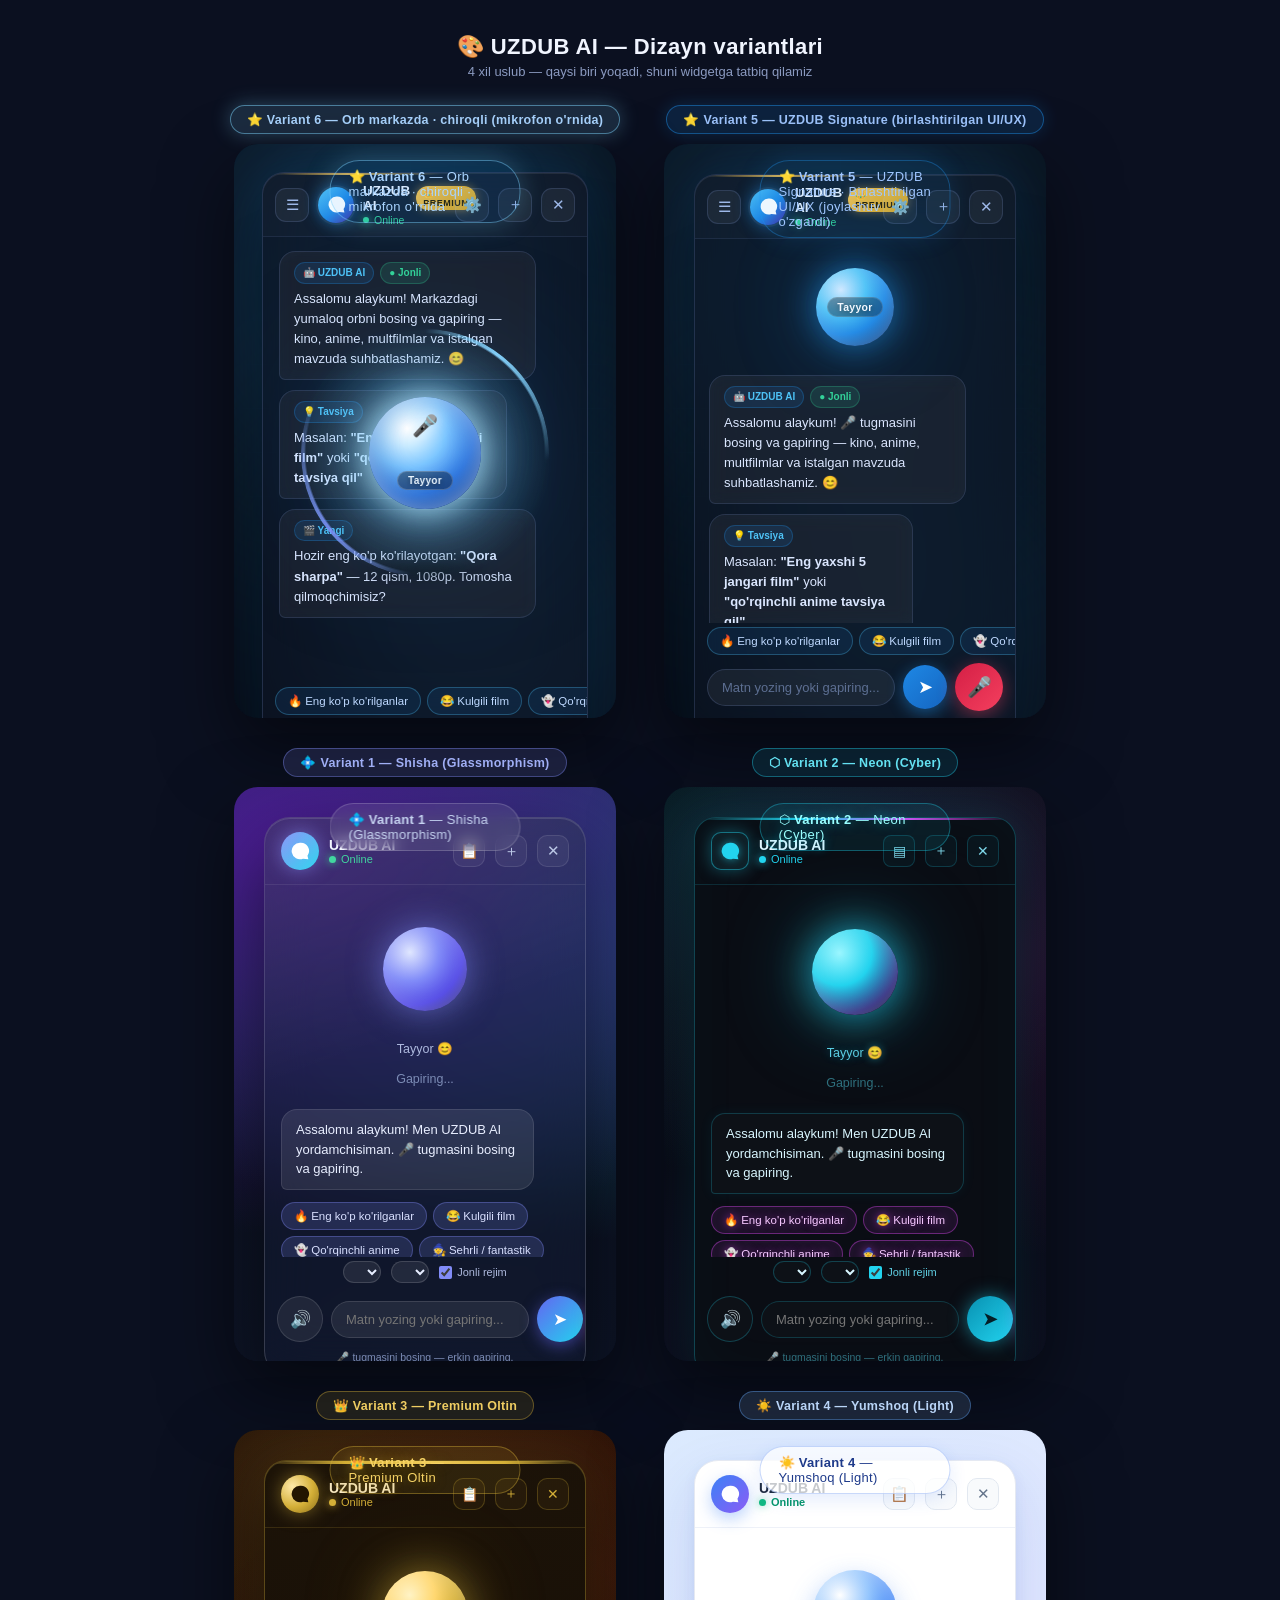
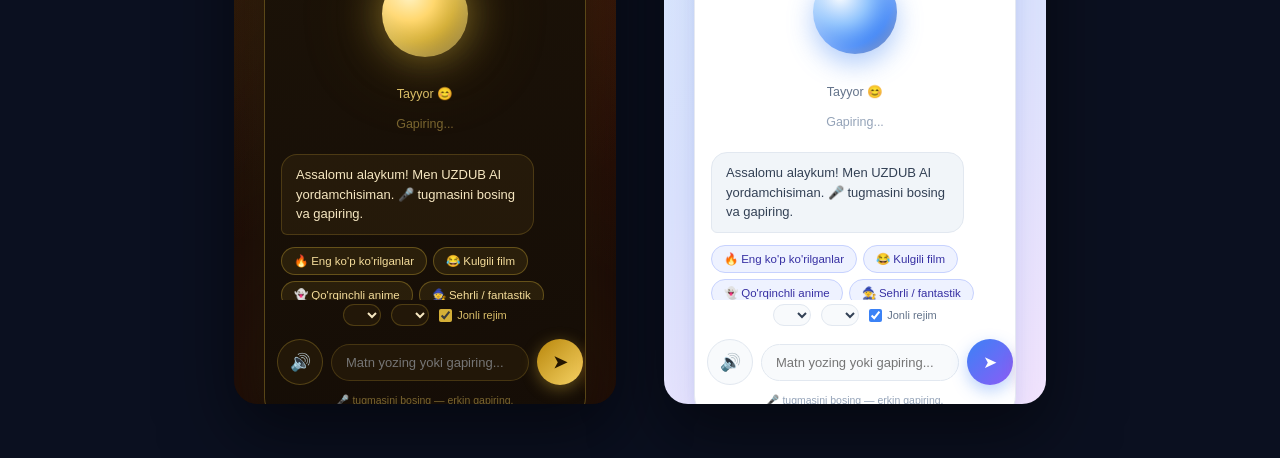
<file: design-mockups/index.html>
<!DOCTYPE html>
<html lang="uz">
<head>
<meta charset="UTF-8">
<meta name="viewport" content="width=device-width, initial-scale=1.0">
<title>UZDUB AI — Dizayn variantlari</title>
<style>
  *{box-sizing:border-box;margin:0;padding:0;font-family:-apple-system,BlinkMacSystemFont,"Segoe UI",Roboto,sans-serif;}
  body{background:#0b1020;padding:34px 22px 50px;text-align:center;}
  h1{color:#f1f5ff;font-size:22px;margin-bottom:4px;letter-spacing:.4px;}
  .sub{color:#8b9ac0;font-size:13px;margin-bottom:26px;}
  .grid{display:flex;flex-wrap:wrap;gap:26px;justify-content:center;align-items:flex-start;}
  .cell{width:404px;}
  .tag{display:inline-block;margin-bottom:10px;padding:6px 16px;border-radius:30px;font-size:12.5px;font-weight:600;letter-spacing:.3px;}
  .cell iframe{width:382px;height:574px;border:none;border-radius:24px;box-shadow:0 30px 70px rgba(0,0,0,.5);}
  .t1{background:rgba(129,140,248,.16);color:#a5b4fc;border:1px solid rgba(129,140,248,.4);}
  .t5{background:rgba(33,150,243,.14);color:#9fc6ff;border:1px solid rgba(33,150,243,.45);box-shadow:0 0 18px rgba(33,150,243,.2);}
  .t6{background:rgba(125,211,252,.14);color:#a9d4ff;border:1px solid rgba(125,211,252,.5);box-shadow:0 0 20px rgba(125,211,252,.3);}
  .t6b{background:rgba(244,63,94,.14);color:#ffa9bd;border:1px solid rgba(244,63,94,.45);}
  .t2{background:rgba(34,211,238,.1);color:#67e8f9;border:1px solid rgba(34,211,238,.4);}
  .t3{background:rgba(212,175,55,.12);color:#f6d365;border:1px solid rgba(212,175,55,.4);}
  .t4{background:rgba(147,197,253,.14);color:#bfdbfe;border:1px solid rgba(96,165,250,.4);}
</style>
</head>
<body>
  <h1>🎨 UZDUB AI — Dizayn variantlari</h1>
  <div class="sub">4 xil uslub — qaysi biri yoqadi, shuni widgetga tatbiq qilamiz</div>
  <div class="grid">
    <div class="cell">
      <div class="tag t6">⭐ Variant 6 — Orb markazda · chiroqli (mikrofon o'rnida)</div>
      <iframe src="v6-orb.html"></iframe>
    </div>
    <div class="cell">
      <div class="tag t5">⭐ Variant 5 — UZDUB Signature (birlashtirilgan UI/UX)</div>
      <iframe src="v5-combo.html"></iframe>
    </div>
    <div class="cell">
      <div class="tag t1">💠 Variant 1 — Shisha (Glassmorphism)</div>
      <iframe src="v1-glass.html"></iframe>
    </div>
    <div class="cell">
      <div class="tag t2">⬡ Variant 2 — Neon (Cyber)</div>
      <iframe src="v2-neon.html"></iframe>
    </div>
    <div class="cell">
      <div class="tag t3">👑 Variant 3 — Premium Oltin</div>
      <iframe src="v3-gold.html"></iframe>
    </div>
    <div class="cell">
      <div class="tag t4">☀️ Variant 4 — Yumshoq (Light)</div>
      <iframe src="v4-light.html"></iframe>
    </div>
  </div>
</body>
</html>
</file>
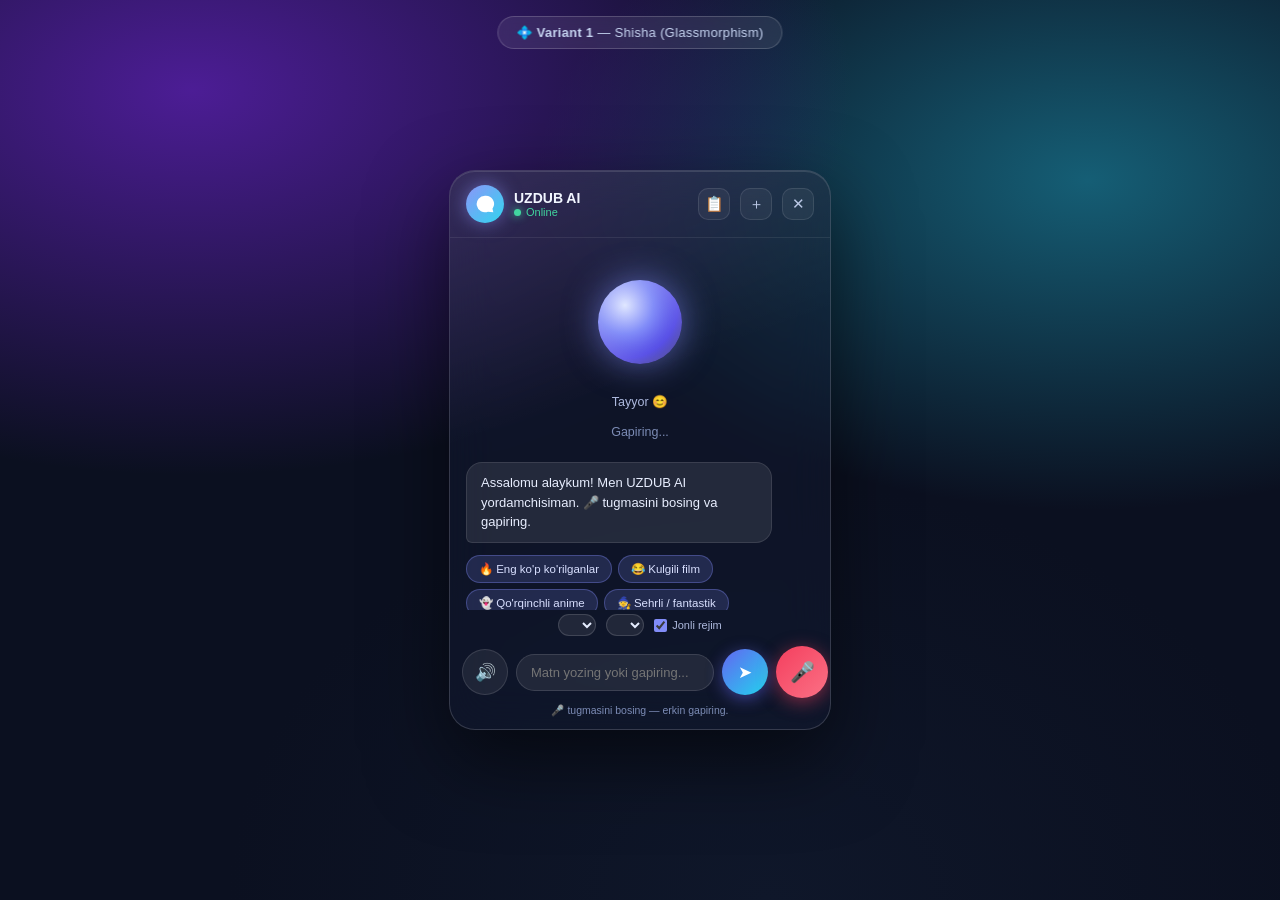
<file: design-mockups/v1-glass.html>
<!DOCTYPE html>
<html lang="uz">
<head>
<meta charset="UTF-8">
<meta name="viewport" content="width=device-width, initial-scale=1.0">
<title>Variant 1 — Shisha (Glassmorphism)</title>
<style>
  *{box-sizing:border-box;margin:0;padding:0;font-family:-apple-system,BlinkMacSystemFont,"Segoe UI",Roboto,sans-serif;}
  body{min-height:100vh;display:flex;align-items:center;justify-content:center;padding:30px;background:radial-gradient(1200px 700px at 15% 10%, #4c1d95 0%, transparent 55%),radial-gradient(1000px 600px at 85% 20%, #155e75 0%, transparent 55%),radial-gradient(900px 700px at 60% 100%, #0f172a 0%, transparent 60%),#0b1020;}
  .label{position:fixed;top:16px;left:50%;transform:translateX(-50%);color:#c7d5f2;background:rgba(255,255,255,.08);border:1px solid rgba(255,255,255,.18);backdrop-filter:blur(8px);padding:8px 18px;border-radius:30px;font-size:13px;letter-spacing:.3px;z-index:9;}
  .panel{width:382px;height:560px;background:rgba(20,28,50,.42);backdrop-filter:blur(22px);-webkit-backdrop-filter:blur(22px);border:1px solid rgba(255,255,255,.16);border-radius:26px;box-shadow:0 30px 80px rgba(0,0,0,.55),inset 0 1px 0 rgba(255,255,255,.12);overflow:hidden;display:flex;flex-direction:column;position:relative;}
  .panel::before{content:"";position:absolute;inset:0;background:linear-gradient(160deg,rgba(255,255,255,.09) 0%,transparent 40%);pointer-events:none;}

  .hdr{display:flex;align-items:center;gap:10px;padding:14px 16px;border-bottom:1px solid rgba(255,255,255,.08);flex-shrink:0;}
  .ava{width:38px;height:38px;border-radius:50%;background:linear-gradient(135deg,#818cf8,#22d3ee);display:flex;align-items:center;justify-content:center;box-shadow:0 0 18px rgba(129,140,248,.55);}
  .ava svg{width:20px;height:20px;fill:#fff;}
  .hinfo{flex:1;min-width:0;}
  .hinfo b{color:#f1f5ff;font-size:14px;display:block;}
  .onl{color:#34d399;font-size:11px;display:flex;align-items:center;gap:5px;}
  .dot{width:7px;height:7px;border-radius:50%;background:#34d399;box-shadow:0 0 8px #34d399;display:inline-block;animation:p 2s infinite;}
  @keyframes p{50%{transform:scale(1.4);opacity:.6}}
  .ib{width:32px;height:32px;border-radius:10px;border:1px solid rgba(255,255,255,.1);background:rgba(255,255,255,.05);color:#b9c6e5;cursor:pointer;font-size:15px;display:flex;align-items:center;justify-content:center;transition:.2s;}
  .ib:hover{background:rgba(255,255,255,.12);color:#fff;transform:scale(1.07);}

  .orbarea{display:flex;align-items:center;justify-content:center;padding:20px 0 8px;flex-shrink:0;}
  .wrap{position:relative;width:128px;height:128px;display:flex;align-items:center;justify-content:center;}
  .orb{width:84px;height:84px;border-radius:50%;background:radial-gradient(circle at 32% 30%, #e0e7ff 0%, #818cf8 35%, #4f46e5 65%, #1e1b4b 100%);box-shadow:0 0 34px rgba(129,140,248,.6),inset 0 0 24px rgba(255,255,255,.25);animation:br 4s ease-in-out infinite;position:relative;z-index:2;}
  @keyframes br{0%,100%{transform:scale(1)}50%{transform:scale(1.07)}}
  .ring{position:absolute;inset:0;border-radius:50%;border:2px solid rgba(129,140,248,.4);opacity:0;}

  .st{text-align:center;font-size:12.5px;color:#aebade;min-height:16px;flex-shrink:0;}
  .inter{min-height:42px;padding:4px 22px 2px;font-size:14px;text-align:center;color:#e6edff;display:flex;align-items:center;justify-content:center;flex-shrink:0;}
  .inter:empty::before{content:"Gapiring...";color:#7c8cb5;font-size:12.5px;}

  .log{flex:1;overflow-y:auto;padding:10px 16px;display:flex;flex-direction:column;gap:10px;min-height:0;}
  .b{border-radius:16px;padding:10px 14px;font-size:13px;line-height:1.5;max-width:88%;}
  .b.bot{background:rgba(255,255,255,.09);border:1px solid rgba(255,255,255,.1);color:#e8eeff;border-bottom-left-radius:6px;}
  .chips{display:flex;flex-wrap:wrap;gap:6px;margin-top:2px;}
  .chips span{font-size:11.5px;padding:6px 12px;border-radius:20px;background:rgba(129,140,248,.18);border:1px solid rgba(129,140,248,.35);color:#d9e0ff;cursor:pointer;transition:.2s;}
  .chips span:hover{background:rgba(129,140,248,.32);transform:scale(1.04);}

  .set{display:flex;flex-wrap:wrap;gap:6px 10px;align-items:center;justify-content:center;padding:4px 12px 2px;font-size:11px;color:#aebade;flex-shrink:0;}
  .set select{background:rgba(255,255,255,.08);color:#e6edff;border:1px solid rgba(255,255,255,.14);border-radius:20px;padding:3px 8px;font-size:11px;outline:none;}
  .set label{display:flex;align-items:center;gap:5px;cursor:pointer;}
  .set label input{accent-color:#818cf8;}

  .inbar{display:flex;gap:8px;align-items:center;padding:8px 12px 6px;flex-shrink:0;}
  .inbar input{flex:1;background:rgba(255,255,255,.08);border:1px solid rgba(255,255,255,.12);border-radius:24px;padding:10px 14px;color:#f1f5ff;font-size:13px;outline:none;}
  .inbar input:focus{border-color:#818cf8;box-shadow:0 0 0 3px rgba(129,140,248,.2);}
  .vb{width:46px;height:46px;border-radius:50%;border:1px solid rgba(255,255,255,.12);background:rgba(255,255,255,.07);color:#c7d5f2;cursor:pointer;font-size:17px;flex:none;display:flex;align-items:center;justify-content:center;transition:.15s;}
  .vb:active{transform:scale(.92);}
  .vb.snd{background:linear-gradient(135deg,#6366f1,#22d3ee);border:none;color:#fff;box-shadow:0 4px 16px rgba(99,102,241,.5);}
  .vb.mic{background:linear-gradient(135deg,#f43f5e,#fb7185);border:none;color:#fff;width:52px;height:52px;font-size:20px;box-shadow:0 4px 18px rgba(244,63,94,.5);}
  .foot{text-align:center;padding:0 12px 12px;font-size:10.5px;color:#7c8cb5;flex-shrink:0;}
</style>
</head>
<body>
<div class="label">💠 <b>Variant 1</b> — Shisha (Glassmorphism)</div>
<div class="panel">
  <div class="hdr">
    <div class="ava"><svg viewBox="0 0 24 24"><path d="M12 2a10 10 0 1 0 3.6 19.33L22 22l-1.03-4.24A10 10 0 0 0 12 2z"/></svg></div>
    <div class="hinfo"><b>UZDUB AI</b><span class="onl"><i class="dot"></i> Online</span></div>
    <button class="ib">📋</button>
    <button class="ib">＋</button>
    <button class="ib">✕</button>
  </div>
  <div class="orbarea">
    <div class="wrap"><span class="ring"></span><span class="ring"></span><span class="ring"></span><div class="orb"></div></div>
  </div>
  <div class="st">Tayyor 😊</div>
  <div class="inter"></div>
  <div class="log">
    <div class="b bot">Assalomu alaykum! Men UZDUB AI yordamchisiman. 🎤 tugmasini bosing va gapiring.</div>
    <div class="chips"><span>🔥 Eng ko'p ko'rilganlar</span><span>😂 Kulgili film</span><span>👻 Qo'rqinchli anime</span><span>🧙 Sehrli / fantastik</span></div>
  </div>
  <div class="set">
    <select>🎤 O'zbekcha</select>
    <select>🗣 Madina</select>
    <label><input type="checkbox" checked> Jonli rejim</label>
  </div>
  <div class="inbar">
    <button class="vb">🔊</button>
    <input placeholder="Matn yozing yoki gapiring...">
    <button class="vb snd">➤</button>
    <button class="vb mic">🎤</button>
  </div>
  <div class="foot">🎤 tugmasini bosing — erkin gapiring.</div>
</div>
</body>
</html>
</file>
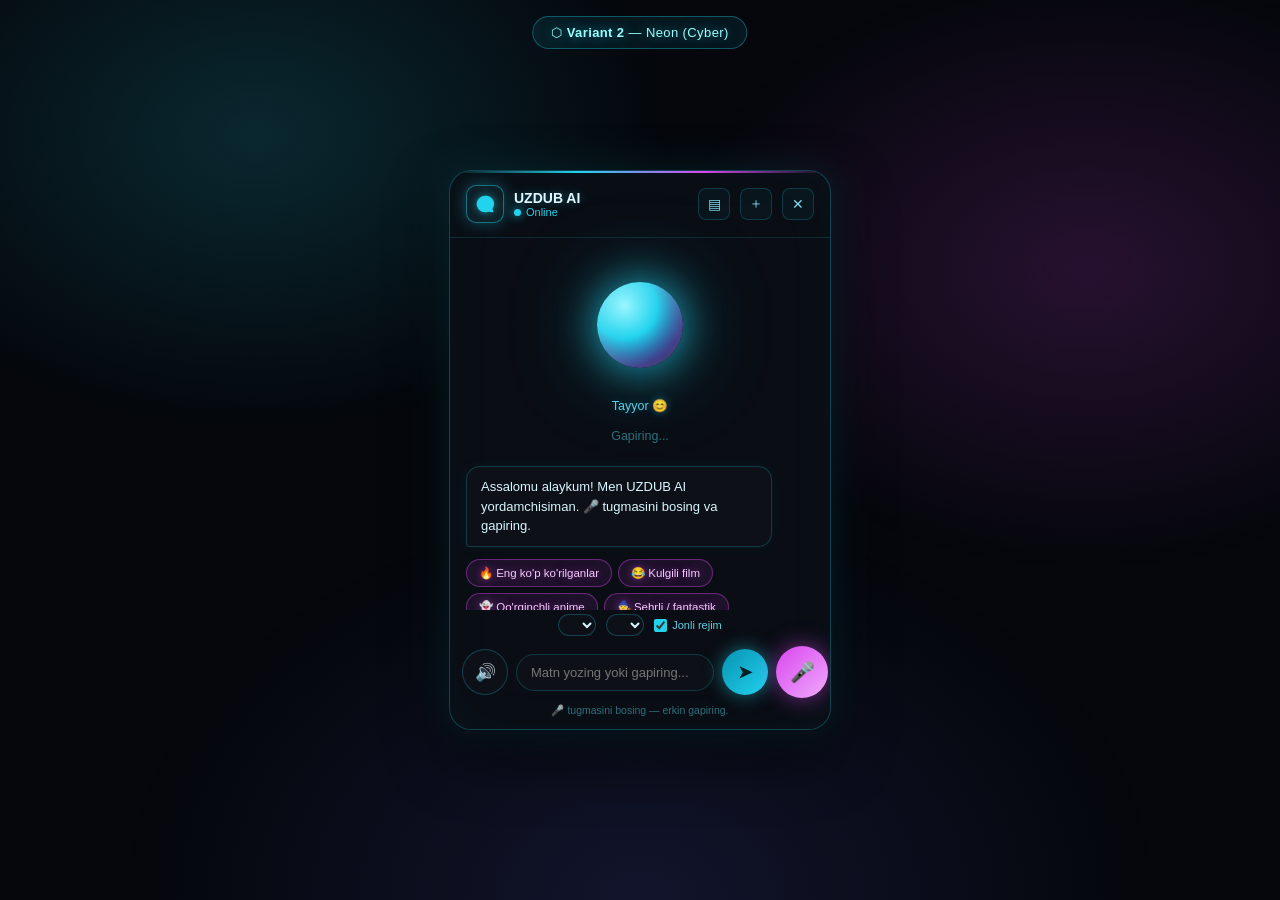
<file: design-mockups/v2-neon.html>
<!DOCTYPE html>
<html lang="uz">
<head>
<meta charset="UTF-8">
<meta name="viewport" content="width=device-width, initial-scale=1.0">
<title>Variant 2 — Neon</title>
<style>
  *{box-sizing:border-box;margin:0;padding:0;font-family:-apple-system,BlinkMacSystemFont,"Segoe UI",Roboto,sans-serif;}
  body{min-height:100vh;display:flex;align-items:center;justify-content:center;padding:30px;background:#05070c;}
  body::before{content:"";position:fixed;inset:0;background:radial-gradient(700px 500px at 20% 15%, rgba(34,211,238,.16), transparent 60%),radial-gradient(700px 500px at 85% 30%, rgba(217,70,239,.16), transparent 60%),radial-gradient(800px 600px at 50% 100%, rgba(99,102,241,.14), transparent 65%);pointer-events:none;}
  .label{position:fixed;top:16px;left:50%;transform:translateX(-50%);color:#9ff;background:rgba(34,211,238,.08);border:1px solid rgba(34,211,238,.35);padding:8px 18px;border-radius:30px;font-size:13px;letter-spacing:.4px;z-index:9;text-shadow:0 0 12px rgba(34,211,238,.6);}
  .panel{width:382px;height:560px;background:#0a0d14;border:1px solid rgba(34,211,238,.28);border-radius:22px;box-shadow:0 0 40px rgba(34,211,238,.12),0 24px 60px rgba(0,0,0,.7),inset 0 0 60px rgba(34,211,238,.03);overflow:hidden;display:flex;flex-direction:column;position:relative;}
  .panel::after{content:"";position:absolute;top:0;left:0;right:0;height:2px;background:linear-gradient(90deg,transparent,#22d3ee,#d946ef,transparent);}

  .hdr{display:flex;align-items:center;gap:10px;padding:14px 16px;border-bottom:1px solid rgba(34,211,238,.15);flex-shrink:0;}
  .ava{width:38px;height:38px;border-radius:10px;background:#0d1117;border:1px solid rgba(34,211,238,.5);display:flex;align-items:center;justify-content:center;box-shadow:0 0 16px rgba(34,211,238,.35),inset 0 0 12px rgba(34,211,238,.15);}
  .ava svg{width:20px;height:20px;fill:#22d3ee;filter:drop-shadow(0 0 6px rgba(34,211,238,.8));}
  .hinfo{flex:1;min-width:0;}
  .hinfo b{color:#e2f7ff;font-size:14px;display:block;text-shadow:0 0 10px rgba(34,211,238,.45);}
  .onl{color:#22d3ee;font-size:11px;display:flex;align-items:center;gap:5px;}
  .dot{width:7px;height:7px;border-radius:50%;background:#22d3ee;box-shadow:0 0 10px #22d3ee;display:inline-block;animation:p 1.6s infinite;}
  @keyframes p{50%{transform:scale(1.5);opacity:.5}}
  .ib{width:32px;height:32px;border-radius:8px;border:1px solid rgba(34,211,238,.2);background:rgba(34,211,238,.04);color:#7fd8ea;cursor:pointer;font-size:14px;display:flex;align-items:center;justify-content:center;transition:.15s;}
  .ib:hover{background:rgba(34,211,238,.12);color:#22d3ee;box-shadow:0 0 12px rgba(34,211,238,.3);}

  .orbarea{display:flex;align-items:center;justify-content:center;padding:22px 0 8px;flex-shrink:0;}
  .wrap{position:relative;width:130px;height:130px;display:flex;align-items:center;justify-content:center;}
  .orb{width:86px;height:86px;border-radius:50%;background:radial-gradient(circle at 32% 28%, #99f6ff 0%, #22d3ee 38%, #312e81 72%, #0b0f19 100%);box-shadow:0 0 40px rgba(34,211,238,.75),0 0 90px rgba(34,211,238,.35),inset 0 0 26px rgba(255,255,255,.22);animation:br 3.6s ease-in-out infinite;position:relative;z-index:2;}
  @keyframes br{0%,100%{transform:scale(1)}50%{transform:scale(1.08)}}
  .ring{position:absolute;inset:0;border-radius:50%;border:2px solid rgba(34,211,238,.5);opacity:0;}

  .st{text-align:center;font-size:12.5px;color:#5fcfe4;min-height:16px;flex-shrink:0;text-shadow:0 0 8px rgba(34,211,238,.4);}
  .inter{min-height:42px;padding:4px 22px 2px;font-size:14px;text-align:center;color:#e0faff;display:flex;align-items:center;justify-content:center;flex-shrink:0;}
  .inter:empty::before{content:"Gapiring...";color:#2f6f7d;font-size:12.5px;}

  .log{flex:1;overflow-y:auto;padding:10px 16px;display:flex;flex-direction:column;gap:10px;min-height:0;}
  .b{border-radius:14px;padding:10px 14px;font-size:13px;line-height:1.5;max-width:88%;}
  .b.bot{background:#0d1117;border:1px solid rgba(34,211,238,.22);color:#d8f6ff;border-bottom-left-radius:4px;box-shadow:0 0 14px rgba(34,211,238,.06);}
  .chips{display:flex;flex-wrap:wrap;gap:6px;margin-top:2px;}
  .chips span{font-size:11.5px;padding:6px 12px;border-radius:18px;background:rgba(217,70,239,.1);border:1px solid rgba(217,70,239,.4);color:#f5c8ff;cursor:pointer;transition:.2s;text-shadow:0 0 8px rgba(217,70,239,.5);}
  .chips span:hover{background:rgba(217,70,239,.22);box-shadow:0 0 14px rgba(217,70,239,.35);}

  .set{display:flex;flex-wrap:wrap;gap:6px 10px;align-items:center;justify-content:center;padding:4px 12px 2px;font-size:11px;color:#5fcfe4;flex-shrink:0;}
  .set select{background:#0d1117;color:#d8f6ff;border:1px solid rgba(34,211,238,.25);border-radius:18px;padding:3px 8px;font-size:11px;outline:none;}
  .set select:focus{border-color:#22d3ee;box-shadow:0 0 10px rgba(34,211,238,.3);}
  .set label{display:flex;align-items:center;gap:5px;cursor:pointer;}
  .set label input{accent-color:#22d3ee;}

  .inbar{display:flex;gap:8px;align-items:center;padding:8px 12px 6px;flex-shrink:0;}
  .inbar input{flex:1;background:#0d1117;border:1px solid rgba(34,211,238,.2);border-radius:22px;padding:10px 14px;color:#e2f7ff;font-size:13px;outline:none;}
  .inbar input:focus{border-color:#22d3ee;box-shadow:0 0 0 3px rgba(34,211,238,.14);}
  .vb{width:46px;height:46px;border-radius:50%;border:1px solid rgba(34,211,238,.25);background:#0d1117;color:#7fd8ea;cursor:pointer;font-size:17px;flex:none;display:flex;align-items:center;justify-content:center;transition:.15s;}
  .vb:hover{box-shadow:0 0 14px rgba(34,211,238,.35);}
  .vb:active{transform:scale(.92);}
  .vb.snd{background:linear-gradient(135deg,#0891b2,#22d3ee);border:none;color:#041e26;font-weight:700;box-shadow:0 0 18px rgba(34,211,238,.5);}
  .vb.mic{background:linear-gradient(135deg,#d946ef,#f0abfc);border:none;color:#1c0a22;width:52px;height:52px;font-size:20px;font-weight:700;box-shadow:0 0 22px rgba(217,70,239,.55);}
  .foot{text-align:center;padding:0 12px 12px;font-size:10.5px;color:#2f6f7d;flex-shrink:0;}
</style>
</head>
<body>
<div class="label">⬡ <b>Variant 2</b> — Neon (Cyber)</div>
<div class="panel">
  <div class="hdr">
    <div class="ava"><svg viewBox="0 0 24 24"><path d="M12 2a10 10 0 1 0 3.6 19.33L22 22l-1.03-4.24A10 10 0 0 0 12 2z"/></svg></div>
    <div class="hinfo"><b>UZDUB AI</b><span class="onl"><i class="dot"></i> Online</span></div>
    <button class="ib">▤</button>
    <button class="ib">＋</button>
    <button class="ib">✕</button>
  </div>
  <div class="orbarea">
    <div class="wrap"><span class="ring"></span><span class="ring"></span><span class="ring"></span><div class="orb"></div></div>
  </div>
  <div class="st">Tayyor 😊</div>
  <div class="inter"></div>
  <div class="log">
    <div class="b bot">Assalomu alaykum! Men UZDUB AI yordamchisiman. 🎤 tugmasini bosing va gapiring.</div>
    <div class="chips"><span>🔥 Eng ko'p ko'rilganlar</span><span>😂 Kulgili film</span><span>👻 Qo'rqinchli anime</span><span>🧙 Sehrli / fantastik</span></div>
  </div>
  <div class="set">
    <select>🎤 O'zbekcha</select>
    <select>🗣 Madina</select>
    <label><input type="checkbox" checked> Jonli rejim</label>
  </div>
  <div class="inbar">
    <button class="vb">🔊</button>
    <input placeholder="Matn yozing yoki gapiring...">
    <button class="vb snd">➤</button>
    <button class="vb mic">🎤</button>
  </div>
  <div class="foot">🎤 tugmasini bosing — erkin gapiring.</div>
</div>
</body>
</html>
</file>
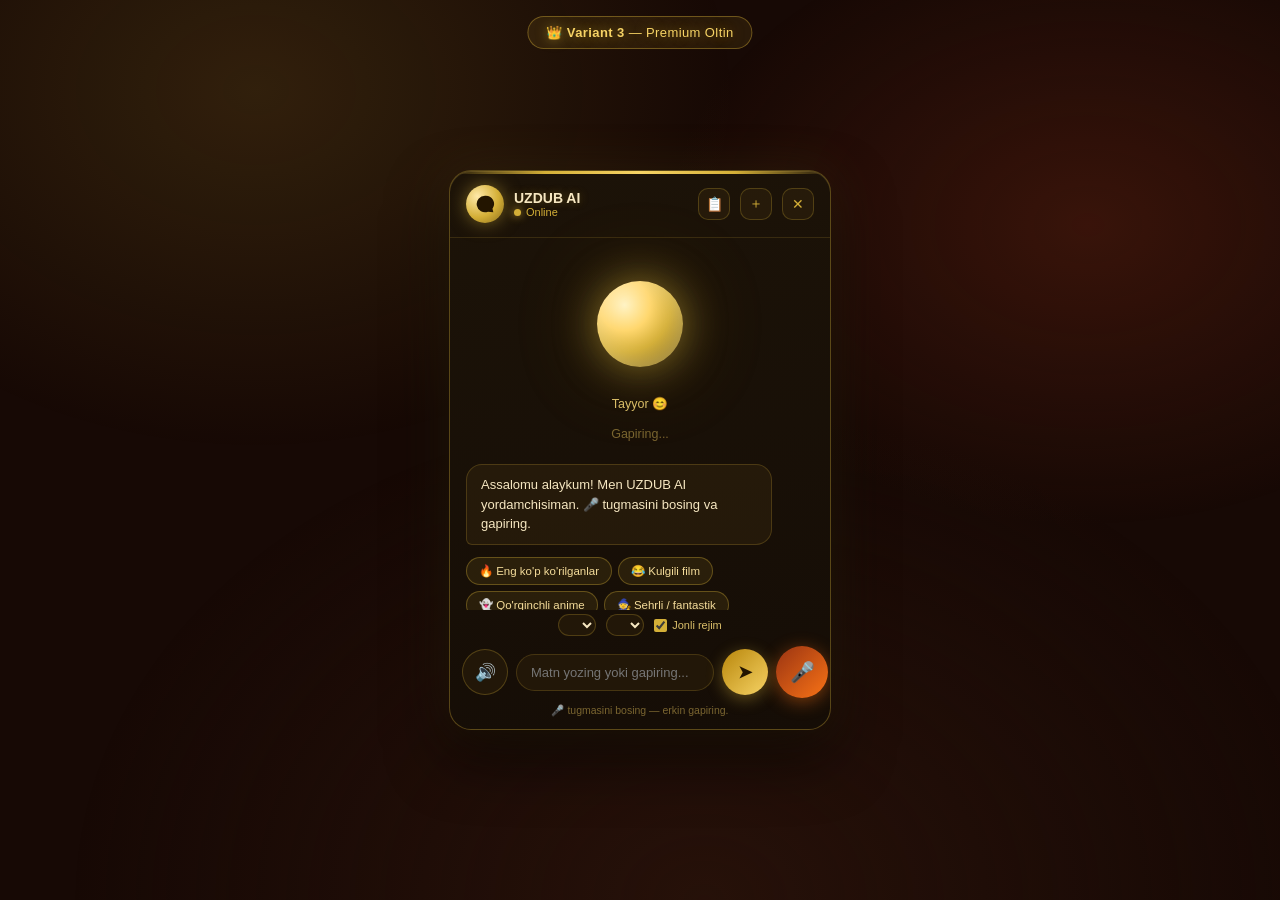
<file: design-mockups/v3-gold.html>
<!DOCTYPE html>
<html lang="uz">
<head>
<meta charset="UTF-8">
<meta name="viewport" content="width=device-width, initial-scale=1.0">
<title>Variant 3 — Premium Oltin</title>
<style>
  *{box-sizing:border-box;margin:0;padding:0;font-family:-apple-system,BlinkMacSystemFont,"Segoe UI",Roboto,sans-serif;}
  body{min-height:100vh;display:flex;align-items:center;justify-content:center;padding:30px;background:#170905;}
  body::before{content:"";position:fixed;inset:0;background:radial-gradient(800px 600px at 20% 10%, rgba(212,175,55,.14), transparent 60%),radial-gradient(700px 500px at 85% 25%, rgba(120,40,20,.35), transparent 60%),radial-gradient(900px 700px at 55% 100%, rgba(40,18,10,.9), transparent 70%);pointer-events:none;}
  .label{position:fixed;top:16px;left:50%;transform:translateX(-50%);color:#f6d365;background:rgba(212,175,55,.1);border:1px solid rgba(212,175,55,.4);padding:8px 18px;border-radius:30px;font-size:13px;letter-spacing:.4px;z-index:9;text-shadow:0 0 12px rgba(212,175,55,.5);}
  .panel{width:382px;height:560px;background:linear-gradient(170deg,#1c1308 0%,#150d06 100%);border:1px solid rgba(212,175,55,.35);border-radius:22px;box-shadow:0 0 50px rgba(212,175,55,.1),0 26px 60px rgba(0,0,0,.7),inset 0 1px 0 rgba(255,215,130,.14);overflow:hidden;display:flex;flex-direction:column;position:relative;}
  .panel::before{content:"";position:absolute;top:0;left:0;right:0;height:3px;background:linear-gradient(90deg,transparent,#d4af37,#f6d365,#d4af37,transparent);}

  .hdr{display:flex;align-items:center;gap:10px;padding:14px 16px;border-bottom:1px solid rgba(212,175,55,.16);flex-shrink:0;}
  .ava{width:38px;height:38px;border-radius:50%;background:radial-gradient(circle at 30% 30%, #ffe9a8, #d4af37 55%, #8a6d1b);display:flex;align-items:center;justify-content:center;box-shadow:0 0 18px rgba(212,175,55,.5);}
  .ava svg{width:20px;height:20px;fill:#231500;}
  .hinfo{flex:1;min-width:0;}
  .hinfo b{color:#f6e7c1;font-size:14px;display:block;text-shadow:0 0 8px rgba(212,175,55,.35);}
  .onl{color:#d4af37;font-size:11px;display:flex;align-items:center;gap:5px;}
  .dot{width:7px;height:7px;border-radius:50%;background:#d4af37;box-shadow:0 0 9px #d4af37;display:inline-block;animation:p 2s infinite;}
  @keyframes p{50%{transform:scale(1.4);opacity:.6}}
  .ib{width:32px;height:32px;border-radius:10px;border:1px solid rgba(212,175,55,.25);background:rgba(212,175,55,.06);color:#d4af37;cursor:pointer;font-size:14px;display:flex;align-items:center;justify-content:center;transition:.2s;}
  .ib:hover{background:rgba(212,175,55,.16);color:#f6d365;box-shadow:0 0 14px rgba(212,175,55,.35);}

  .orbarea{display:flex;align-items:center;justify-content:center;padding:22px 0 8px;flex-shrink:0;}
  .wrap{position:relative;width:128px;height:128px;display:flex;align-items:center;justify-content:center;}
  .orb{width:86px;height:86px;border-radius:50%;background:radial-gradient(circle at 32% 28%, #fff3c4 0%, #ffd76e 30%, #d4af37 55%, #6b5208 100%);box-shadow:0 0 40px rgba(212,175,55,.55),0 0 90px rgba(212,175,55,.22),inset 0 0 26px rgba(255,255,255,.3);animation:br 4s ease-in-out infinite;position:relative;z-index:2;}
  @keyframes br{0%,100%{transform:scale(1)}50%{transform:scale(1.06)}}
  .ring{position:absolute;inset:0;border-radius:50%;border:2px solid rgba(212,175,55,.45);opacity:0;}

  .st{text-align:center;font-size:12.5px;color:#dbbf6a;min-height:16px;flex-shrink:0;}
  .inter{min-height:42px;padding:4px 22px 2px;font-size:14px;text-align:center;color:#fbf0d4;display:flex;align-items:center;justify-content:center;flex-shrink:0;}
  .inter:empty::before{content:"Gapiring...";color:#7a6530;font-size:12.5px;}

  .log{flex:1;overflow-y:auto;padding:10px 16px;display:flex;flex-direction:column;gap:10px;min-height:0;}
  .b{border-radius:16px;padding:10px 14px;font-size:13px;line-height:1.5;max-width:88%;}
  .b.bot{background:rgba(212,175,55,.07);border:1px solid rgba(212,175,55,.22);color:#f6e7c1;border-bottom-left-radius:6px;}
  .chips{display:flex;flex-wrap:wrap;gap:6px;margin-top:2px;}
  .chips span{font-size:11.5px;padding:6px 12px;border-radius:18px;background:rgba(212,175,55,.1);border:1px solid rgba(212,175,55,.35);color:#f4dc9a;cursor:pointer;transition:.2s;}
  .chips span:hover{background:rgba(212,175,55,.22);box-shadow:0 0 12px rgba(212,175,55,.3);transform:scale(1.04);}

  .set{display:flex;flex-wrap:wrap;gap:6px 10px;align-items:center;justify-content:center;padding:4px 12px 2px;font-size:11px;color:#dbbf6a;flex-shrink:0;}
  .set select{background:#221708;color:#f6e7c1;border:1px solid rgba(212,175,55,.25);border-radius:20px;padding:3px 8px;font-size:11px;outline:none;}
  .set select:focus{border-color:#d4af37;}
  .set label{display:flex;align-items:center;gap:5px;cursor:pointer;}
  .set label input{accent-color:#d4af37;}

  .inbar{display:flex;gap:8px;align-items:center;padding:8px 12px 6px;flex-shrink:0;}
  .inbar input{flex:1;background:#221708;border:1px solid rgba(212,175,55,.2);border-radius:24px;padding:10px 14px;color:#fbf0d4;font-size:13px;outline:none;}
  .inbar input:focus{border-color:#d4af37;box-shadow:0 0 0 3px rgba(212,175,55,.14);}
  .vb{width:46px;height:46px;border-radius:50%;border:1px solid rgba(212,175,55,.28);background:#221708;color:#d4af37;cursor:pointer;font-size:17px;flex:none;display:flex;align-items:center;justify-content:center;transition:.15s;}
  .vb:hover{box-shadow:0 0 14px rgba(212,175,55,.4);}
  .vb:active{transform:scale(.92);}
  .vb.snd{background:linear-gradient(135deg,#b8860b,#f6d365);border:none;color:#231500;font-weight:700;box-shadow:0 4px 16px rgba(212,175,55,.4);}
  .vb.mic{background:linear-gradient(135deg,#9a3412,#f97316);border:none;color:#fff;width:52px;height:52px;font-size:20px;box-shadow:0 4px 18px rgba(249,115,22,.45);}
  .foot{text-align:center;padding:0 12px 12px;font-size:10.5px;color:#7a6530;flex-shrink:0;}
</style>
</head>
<body>
<div class="label">👑 <b>Variant 3</b> — Premium Oltin</div>
<div class="panel">
  <div class="hdr">
    <div class="ava"><svg viewBox="0 0 24 24"><path d="M12 2a10 10 0 1 0 3.6 19.33L22 22l-1.03-4.24A10 10 0 0 0 12 2z"/></svg></div>
    <div class="hinfo"><b>UZDUB AI</b><span class="onl"><i class="dot"></i> Online</span></div>
    <button class="ib">📋</button>
    <button class="ib">＋</button>
    <button class="ib">✕</button>
  </div>
  <div class="orbarea">
    <div class="wrap"><span class="ring"></span><span class="ring"></span><span class="ring"></span><div class="orb"></div></div>
  </div>
  <div class="st">Tayyor 😊</div>
  <div class="inter"></div>
  <div class="log">
    <div class="b bot">Assalomu alaykum! Men UZDUB AI yordamchisiman. 🎤 tugmasini bosing va gapiring.</div>
    <div class="chips"><span>🔥 Eng ko'p ko'rilganlar</span><span>😂 Kulgili film</span><span>👻 Qo'rqinchli anime</span><span>🧙 Sehrli / fantastik</span></div>
  </div>
  <div class="set">
    <select>🎤 O'zbekcha</select>
    <select>🗣 Madina</select>
    <label><input type="checkbox" checked> Jonli rejim</label>
  </div>
  <div class="inbar">
    <button class="vb">🔊</button>
    <input placeholder="Matn yozing yoki gapiring...">
    <button class="vb snd">➤</button>
    <button class="vb mic">🎤</button>
  </div>
  <div class="foot">🎤 tugmasini bosing — erkin gapiring.</div>
</div>
</body>
</html>
</file>
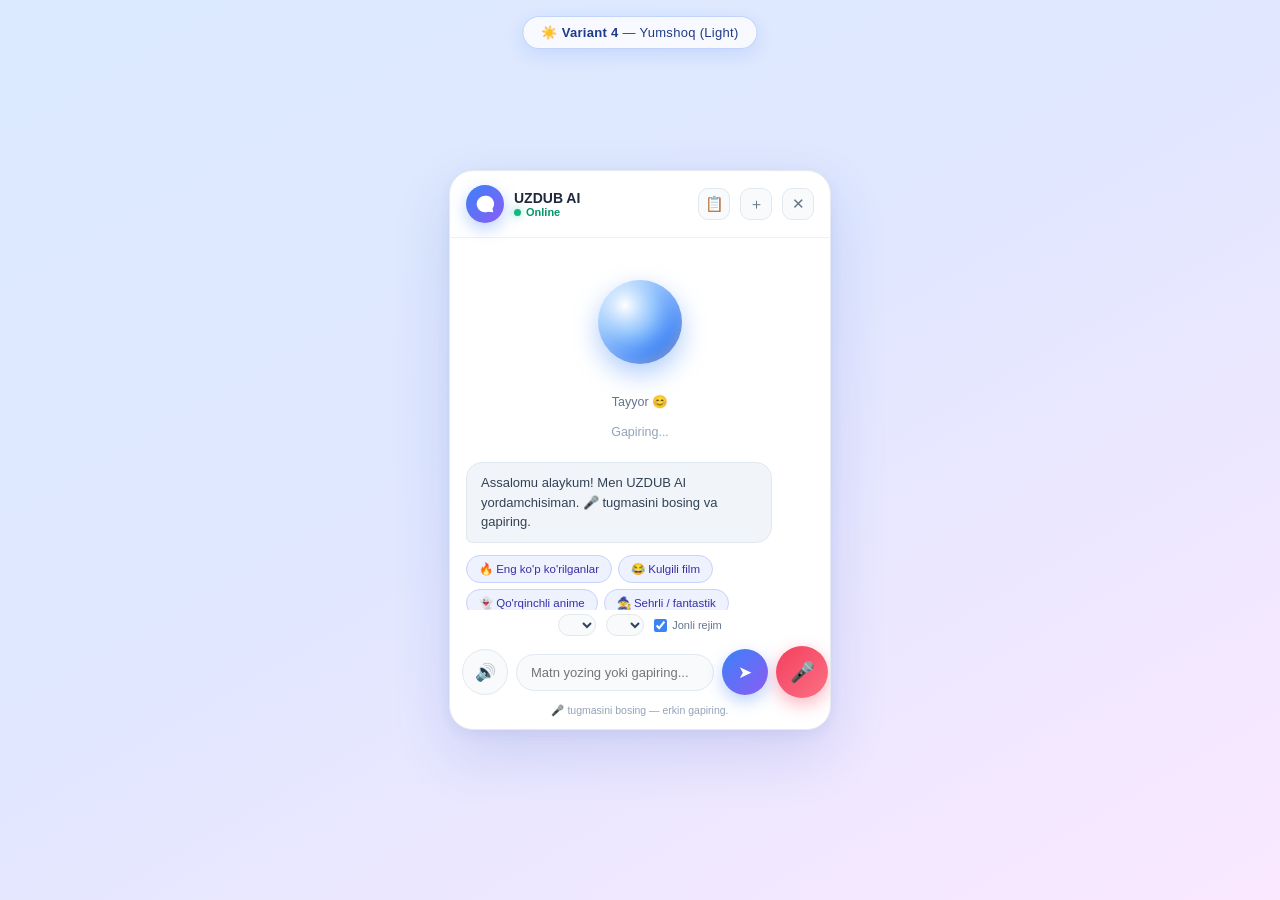
<file: design-mockups/v4-light.html>
<!DOCTYPE html>
<html lang="uz">
<head>
<meta charset="UTF-8">
<meta name="viewport" content="width=device-width, initial-scale=1.0">
<title>Variant 4 — Yumshoq (Light)</title>
<style>
  *{box-sizing:border-box;margin:0;padding:0;font-family:-apple-system,BlinkMacSystemFont,"Segoe UI",Roboto,sans-serif;}
  body{min-height:100vh;display:flex;align-items:center;justify-content:center;padding:30px;background:linear-gradient(150deg,#dbeafe 0%,#e0e7ff 45%,#fae8ff 100%);}
  .label{position:fixed;top:16px;left:50%;transform:translateX(-50%);color:#1e3a8a;background:rgba(255,255,255,.75);border:1px solid rgba(37,99,235,.25);box-shadow:0 6px 18px rgba(37,99,235,.12);padding:8px 18px;border-radius:30px;font-size:13px;letter-spacing:.3px;z-index:9;}
  .panel{width:382px;height:560px;background:#ffffff;border:1px solid #e5e9f2;border-radius:24px;box-shadow:0 24px 60px rgba(30,64,175,.14),0 4px 14px rgba(30,64,175,.06);overflow:hidden;display:flex;flex-direction:column;position:relative;}

  .hdr{display:flex;align-items:center;gap:10px;padding:14px 16px;border-bottom:1px solid #eef1f8;flex-shrink:0;}
  .ava{width:38px;height:38px;border-radius:50%;background:linear-gradient(135deg,#3b82f6,#8b5cf6);display:flex;align-items:center;justify-content:center;box-shadow:0 6px 16px rgba(59,130,246,.35);}
  .ava svg{width:20px;height:20px;fill:#fff;}
  .hinfo{flex:1;min-width:0;}
  .hinfo b{color:#1e293b;font-size:14px;display:block;}
  .onl{color:#059669;font-size:11px;display:flex;align-items:center;gap:5px;font-weight:600;}
  .dot{width:7px;height:7px;border-radius:50%;background:#10b981;box-shadow:0 0 8px rgba(16,185,129,.6);display:inline-block;animation:p 2s infinite;}
  @keyframes p{50%{transform:scale(1.4);opacity:.6}}
  .ib{width:32px;height:32px;border-radius:10px;border:1px solid #e2e8f0;background:#f8fafc;color:#64748b;cursor:pointer;font-size:15px;display:flex;align-items:center;justify-content:center;transition:.15s;}
  .ib:hover{background:#eef2ff;color:#4f46e5;transform:scale(1.07);}

  .orbarea{display:flex;align-items:center;justify-content:center;padding:20px 0 8px;flex-shrink:0;}
  .wrap{position:relative;width:128px;height:128px;display:flex;align-items:center;justify-content:center;}
  .orb{width:84px;height:84px;border-radius:50%;background:radial-gradient(circle at 32% 30%, #ffffff 0%, #93c5fd 35%, #3b82f6 65%, #1e3a8a 100%);box-shadow:0 10px 26px rgba(59,130,246,.4),inset 0 0 22px rgba(255,255,255,.5);animation:br 4s ease-in-out infinite;position:relative;z-index:2;}
  @keyframes br{0%,100%{transform:scale(1)}50%{transform:scale(1.06)}}
  .ring{position:absolute;inset:0;border-radius:50%;border:2px solid rgba(59,130,246,.3);opacity:0;}

  .st{text-align:center;font-size:12.5px;color:#64748b;min-height:16px;flex-shrink:0;}
  .inter{min-height:42px;padding:4px 22px 2px;font-size:14px;text-align:center;color:#334155;display:flex;align-items:center;justify-content:center;flex-shrink:0;}
  .inter:empty::before{content:"Gapiring...";color:#94a3b8;font-size:12.5px;}

  .log{flex:1;overflow-y:auto;padding:10px 16px;display:flex;flex-direction:column;gap:10px;min-height:0;}
  .b{border-radius:16px;padding:10px 14px;font-size:13px;line-height:1.5;max-width:88%;}
  .b.bot{background:#f1f5f9;border:1px solid #e2e8f0;color:#334155;border-bottom-left-radius:6px;}
  .chips{display:flex;flex-wrap:wrap;gap:6px;margin-top:2px;}
  .chips span{font-size:11.5px;padding:6px 12px;border-radius:20px;background:#eef2ff;border:1px solid #c7d2fe;color:#3730a3;cursor:pointer;transition:.2s;}
  .chips span:hover{background:#e0e7ff;transform:scale(1.04);}

  .set{display:flex;flex-wrap:wrap;gap:6px 10px;align-items:center;justify-content:center;padding:4px 12px 2px;font-size:11px;color:#64748b;flex-shrink:0;}
  .set select{background:#f8fafc;color:#334155;border:1px solid #e2e8f0;border-radius:20px;padding:3px 8px;font-size:11px;outline:none;}
  .set select:focus{border-color:#3b82f6;}
  .set label{display:flex;align-items:center;gap:5px;cursor:pointer;}
  .set label input{accent-color:#3b82f6;}

  .inbar{display:flex;gap:8px;align-items:center;padding:8px 12px 6px;flex-shrink:0;}
  .inbar input{flex:1;background:#f8fafc;border:1px solid #e2e8f0;border-radius:24px;padding:10px 14px;color:#1e293b;font-size:13px;outline:none;}
  .inbar input:focus{border-color:#3b82f6;box-shadow:0 0 0 3px rgba(59,130,246,.15);}
  .vb{width:46px;height:46px;border-radius:50%;border:1px solid #e2e8f0;background:#f8fafc;color:#64748b;cursor:pointer;font-size:17px;flex:none;display:flex;align-items:center;justify-content:center;transition:.15s;}
  .vb:active{transform:scale(.92);}
  .vb.snd{background:linear-gradient(135deg,#3b82f6,#8b5cf6);border:none;color:#fff;box-shadow:0 6px 16px rgba(59,130,246,.35);}
  .vb.mic{background:linear-gradient(135deg,#f43f5e,#fb7185);border:none;color:#fff;width:52px;height:52px;font-size:20px;box-shadow:0 6px 18px rgba(244,63,94,.4);}
  .foot{text-align:center;padding:0 12px 12px;font-size:10.5px;color:#94a3b8;flex-shrink:0;}
</style>
</head>
<body>
<div class="label">☀️ <b>Variant 4</b> — Yumshoq (Light)</div>
<div class="panel">
  <div class="hdr">
    <div class="ava"><svg viewBox="0 0 24 24"><path d="M12 2a10 10 0 1 0 3.6 19.33L22 22l-1.03-4.24A10 10 0 0 0 12 2z"/></svg></div>
    <div class="hinfo"><b>UZDUB AI</b><span class="onl"><i class="dot"></i> Online</span></div>
    <button class="ib">📋</button>
    <button class="ib">＋</button>
    <button class="ib">✕</button>
  </div>
  <div class="orbarea">
    <div class="wrap"><span class="ring"></span><span class="ring"></span><span class="ring"></span><div class="orb"></div></div>
  </div>
  <div class="st">Tayyor 😊</div>
  <div class="inter"></div>
  <div class="log">
    <div class="b bot">Assalomu alaykum! Men UZDUB AI yordamchisiman. 🎤 tugmasini bosing va gapiring.</div>
    <div class="chips"><span>🔥 Eng ko'p ko'rilganlar</span><span>😂 Kulgili film</span><span>👻 Qo'rqinchli anime</span><span>🧙 Sehrli / fantastik</span></div>
  </div>
  <div class="set">
    <select>🎤 O'zbekcha</select>
    <select>🗣 Madina</select>
    <label><input type="checkbox" checked> Jonli rejim</label>
  </div>
  <div class="inbar">
    <button class="vb">🔊</button>
    <input placeholder="Matn yozing yoki gapiring...">
    <button class="vb snd">➤</button>
    <button class="vb mic">🎤</button>
  </div>
  <div class="foot">🎤 tugmasini bosing — erkin gapiring.</div>
</div>
</body>
</html>
</file>
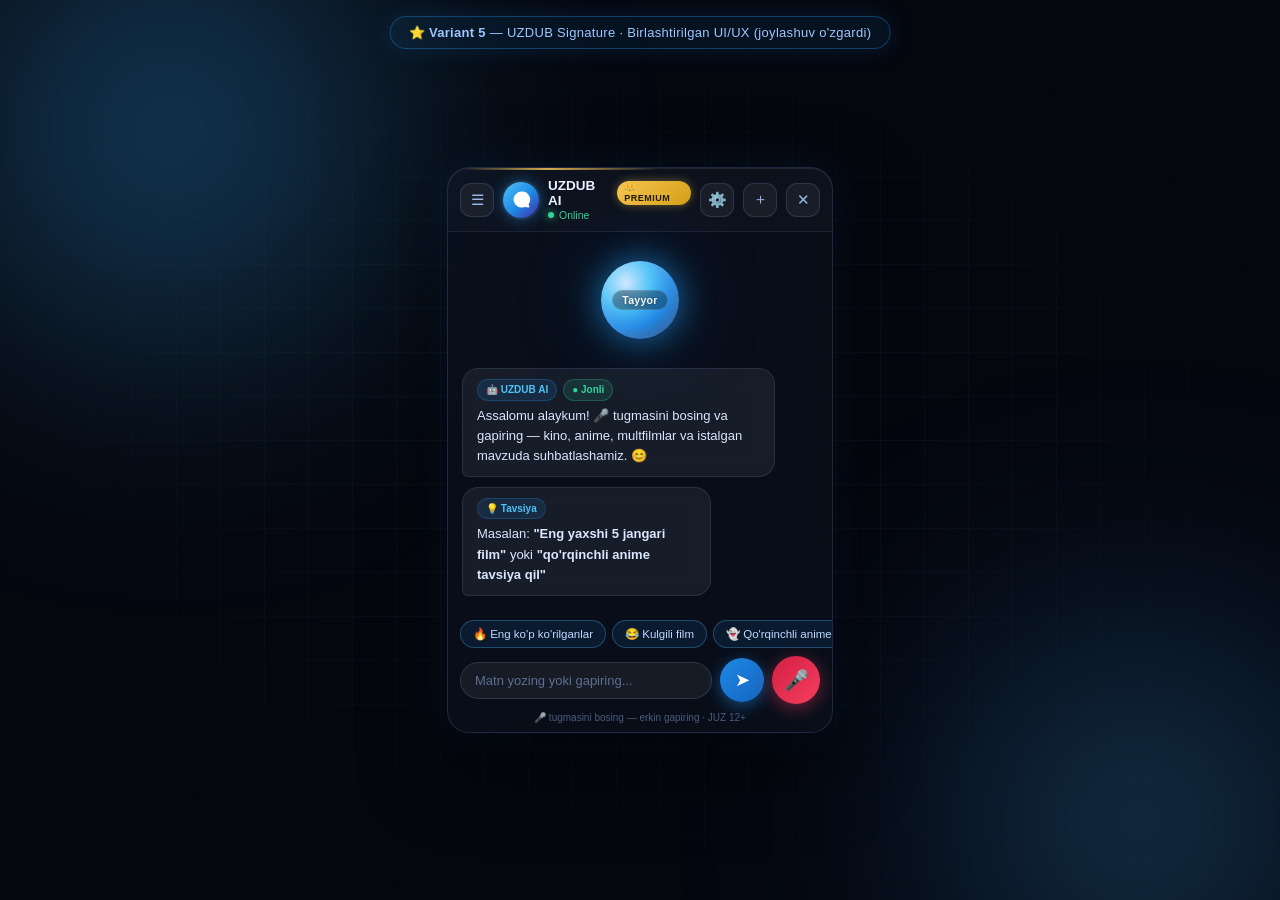
<file: design-mockups/v5-combo.html>
<!DOCTYPE html>
<html lang="uz">
<head>
<meta charset="UTF-8">
<meta name="viewport" content="width=device-width, initial-scale=1.0">
<title>Variant 5 — UZDUB Signature (birlashtirilgan UI/UX)</title>
<style>
  *{box-sizing:border-box;margin:0;padding:0;font-family:-apple-system,BlinkMacSystemFont,"Segoe UI",Roboto,sans-serif;}
  body{min-height:100vh;display:flex;align-items:center;justify-content:center;padding:30px;background:#05070f;overflow:hidden;}
  .bg{position:fixed;inset:0;pointer-events:none;z-index:0;}
  .bg::before{content:"";position:absolute;width:600px;height:600px;top:-170px;left:-130px;border-radius:50%;filter:blur(120px);background:radial-gradient(circle,rgba(33,150,243,.5),rgba(79,195,247,.16) 45%,transparent 70%);animation:driftA 16s ease-in-out infinite;}
  .bg::after{content:"";position:absolute;width:560px;height:560px;bottom:-200px;right:-140px;border-radius:50%;filter:blur(120px);background:radial-gradient(circle,rgba(79,195,247,.45),rgba(21,101,192,.14) 45%,transparent 70%);animation:driftB 19s ease-in-out infinite;}
  @keyframes driftA{0%,100%{transform:translate(0,0) scale(1)}50%{transform:translate(60px,42px) scale(1.16)}}
  @keyframes driftB{0%,100%{transform:translate(0,0) scale(1)}50%{transform:translate(-54px,-32px) scale(1.12)}}
  .grid{position:fixed;inset:0;pointer-events:none;z-index:0;background-image:linear-gradient(rgba(79,195,247,.05) 1px,transparent 1px),linear-gradient(90deg,rgba(79,195,247,.05) 1px,transparent 1px);background-size:44px 44px;-webkit-mask-image:radial-gradient(ellipse at center,black 25%,transparent 75%);mask-image:radial-gradient(ellipse at center,black 25%,transparent 75%);}
  .label{position:fixed;top:16px;left:50%;transform:translateX(-50%);color:#9fc6ff;background:rgba(33,150,243,.08);border:1px solid rgba(33,150,243,.35);box-shadow:0 0 24px rgba(33,150,243,.15);padding:8px 18px;border-radius:30px;font-size:13px;letter-spacing:.3px;z-index:9;}

  .panel{width:386px;height:566px;background:rgba(13,19,33,.58);-webkit-backdrop-filter:blur(24px);backdrop-filter:blur(24px);border:1px solid rgba(147,178,255,.16);border-radius:22px;box-shadow:0 30px 80px rgba(0,0,0,.6),0 0 44px rgba(33,150,243,.1),inset 0 1px 0 rgba(255,255,255,.08);overflow:hidden;display:flex;flex-direction:column;position:relative;z-index:1;animation:pop .55s cubic-bezier(.2,.8,.2,1);}
  @keyframes pop{from{opacity:0;transform:translateY(26px) scale(.96)}to{opacity:1;transform:none}}
  .panel::before{content:"";position:absolute;top:0;left:0;right:0;height:2px;background:linear-gradient(90deg,transparent 4%,rgba(246,196,83,.85) 26%,rgba(33,150,243,.0) 55%,transparent 96%);z-index:6;}

  /* ---------- Header ---------- */
  .hdr{display:flex;align-items:center;gap:9px;padding:10px 12px;background:rgba(255,255,255,.02);border-bottom:1px solid rgba(147,178,255,.1);flex-shrink:0;position:relative;z-index:5;}
  .ico{width:34px;height:34px;border-radius:11px;border:1px solid rgba(147,178,255,.16);background:rgba(255,255,255,.05);color:#9db8e8;cursor:pointer;font-size:15px;display:flex;align-items:center;justify-content:center;transition:.18s;flex:none;}
  .ico:hover{background:rgba(33,150,243,.16);color:#cfe2ff;box-shadow:0 0 14px rgba(33,150,243,.25);transform:scale(1.06);}
  .ico.act{background:rgba(33,150,243,.2);color:#fff;box-shadow:0 0 14px rgba(33,150,243,.3);}
  .ava{width:36px;height:36px;border-radius:50%;background:linear-gradient(135deg,#4fc3f7,#1e88e5 55%,#4527a0);display:flex;align-items:center;justify-content:center;box-shadow:0 0 16px rgba(33,150,243,.5),0 0 0 2px rgba(255,255,255,.06);flex:none;}
  .ava svg{width:19px;height:19px;fill:#fff;}
  .hinfo{flex:1;min-width:0;}
  .hinfo .nm{display:flex;align-items:center;gap:6px;}
  .hinfo b{color:#eaf2ff;font-size:13.5px;}
  .prem{font-size:9px;font-weight:800;letter-spacing:.5px;background:linear-gradient(135deg,#f6c453,#d4a017);color:#221a02;padding:2px 7px;border-radius:20px;box-shadow:0 0 10px rgba(246,196,83,.4);}
  .onl{color:#34d399;font-size:10.5px;display:flex;align-items:center;gap:5px;margin-top:1px;}
  .dot{width:6px;height:6px;border-radius:50%;background:#34d399;box-shadow:0 0 8px #34d399;display:inline-block;animation:p 2s infinite;}
  @keyframes p{50%{transform:scale(1.5);opacity:.55}}

  /* ---------- Orb zona ---------- */
  .orbzone{display:flex;align-items:center;justify-content:center;padding:16px 0 6px;flex-shrink:0;}
  .orbwrap{position:relative;width:104px;height:104px;display:flex;align-items:center;justify-content:center;cursor:pointer;}
  .orb{width:78px;height:78px;border-radius:50%;background:radial-gradient(circle at 32% 28%, #cfe8ff 0%, #4fc3f7 32%, #1e88e5 58%, #12295e 100%);box-shadow:0 0 34px rgba(33,150,243,.65),0 0 90px rgba(33,150,243,.25),inset 0 0 24px rgba(255,255,255,.22);animation:br 4s ease-in-out infinite;position:relative;z-index:2;}
  @keyframes br{0%,100%{transform:scale(1)}50%{transform:scale(1.06)}}
  .orbstatus{position:absolute;z-index:3;font-size:10.5px;font-weight:700;letter-spacing:.3px;color:#f2f8ff;text-shadow:0 1px 6px rgba(0,0,0,.55);background:rgba(5,10,20,.35);padding:3px 9px;border-radius:20px;backdrop-filter:blur(4px);border:1px solid rgba(255,255,255,.14);white-space:nowrap;}
  .ring{position:absolute;inset:0;border-radius:50%;border:2px solid rgba(79,195,247,.5);opacity:0;pointer-events:none;}
  .orbwrap.live .ring{animation:liveR 1.3s ease-out infinite;opacity:0;}
  @keyframes liveR{0%{transform:scale(.7);opacity:.8}100%{transform:scale(1.5);opacity:0}}
  .orbwrap.live .orb{animation:liveP 1.1s ease-in-out infinite;}
  @keyframes liveP{0%,100%{transform:scale(1)}50%{transform:scale(1.12);box-shadow:0 0 46px rgba(244,63,94,.8),0 0 100px rgba(244,63,94,.35),inset 0 0 26px rgba(255,255,255,.3)}}
  .orbwrap.think .ring{border-color:#f59e0b;border-right-color:transparent;animation:spin 1s linear infinite;opacity:.9;}
  .orbwrap.think .orb{background:radial-gradient(circle at 32% 28%, #fff3c2 0%, #f59e0b 45%, #3a2a05 100%);box-shadow:0 0 34px rgba(245,158,11,.55),inset 0 0 22px rgba(255,255,255,.15);}
  @keyframes spin{to{transform:rotate(360deg)}}
  .orbwrap.voice .ring{border-color:#34d399;border-top-color:transparent;animation:spin .9s linear infinite;opacity:.85;}
  .orbwrap.voice .orb{background:radial-gradient(circle at 32% 28%, #a7f3d0 0%, #10b981 45%, #064e3b 100%);box-shadow:0 0 30px rgba(52,211,153,.55),inset 0 0 22px rgba(255,255,255,.16);}

  /* ---------- Log ---------- */
  .log{flex:1;overflow-y:auto;padding:10px 14px;display:flex;flex-direction:column;gap:10px;min-height:0;scrollbar-width:thin;scrollbar-color:rgba(79,195,247,.3) transparent;}
  .b{border-radius:16px;padding:10px 14px;font-size:13px;line-height:1.55;max-width:88%;}
  .b.bot{background:rgba(255,255,255,.055);border:1px solid rgba(147,178,255,.14);color:#dbe7ff;border-bottom-left-radius:6px;-webkit-backdrop-filter:blur(8px);backdrop-filter:blur(8px);}
  .b.bot .tt{display:flex;align-items:center;gap:6px;margin-bottom:5px;}
  .b.bot .tt em{font-style:normal;font-size:10px;font-weight:700;color:#4fc3f7;background:rgba(33,150,243,.12);padding:2px 8px;border-radius:20px;border:1px solid rgba(33,150,243,.25);}

  /* ---------- Chips (input yoniga ko'chirildi) ---------- */
  .chiprow{display:flex;gap:6px;padding:4px 12px 2px;overflow-x:auto;flex-shrink:0;scrollbar-width:none;position:relative;z-index:2;}
  .chiprow::-webkit-scrollbar{display:none;}
  .chip{font-size:11.5px;padding:6px 12px;border-radius:20px;background:rgba(33,150,243,.1);border:1px solid rgba(79,195,247,.3);color:#bfd9ff;cursor:pointer;transition:.18s;white-space:nowrap;flex:none;}
  .chip:hover{background:rgba(33,150,243,.22);color:#fff;box-shadow:0 0 12px rgba(33,150,243,.3);transform:translateY(-1px);}
  .chip.gold{background:rgba(246,196,83,.1);border-color:rgba(246,196,83,.35);color:#ffe9ad;}
  .chip.gold:hover{background:rgba(246,196,83,.2);box-shadow:0 0 12px rgba(246,196,83,.3);}

  /* ---------- Interim (jonli matn pill) ---------- */
  .interim{display:none;margin:6px 12px 0;padding:7px 16px;border-radius:20px;background:rgba(255,255,255,.07);border:1px solid rgba(147,178,255,.18);font-size:12.5px;color:#dbe7ff;text-align:center;align-items:center;justify-content:center;gap:8px;flex-shrink:0;-webkit-backdrop-filter:blur(10px);backdrop-filter:blur(10px);}
  .interim.show{display:flex;}
  .wave{display:inline-flex;gap:3px;align-items:flex-end;height:15px;}
  .wave i{width:3px;border-radius:3px;background:linear-gradient(180deg,#90caf9,#1e88e5);animation:wv 1s ease-in-out infinite;}
  .wave i:nth-child(2){animation-delay:.12s}.wave i:nth-child(3){animation-delay:.24s}.wave i:nth-child(4){animation-delay:.36s}.wave i:nth-child(5){animation-delay:.48s}
  @keyframes wv{0%,100%{height:5px}50%{height:15px}}

  /* ---------- Input bar ---------- */
  .inbar{display:flex;gap:8px;align-items:center;padding:6px 12px 8px;flex-shrink:0;position:relative;z-index:2;}
  .inbar input{flex:1;background:rgba(255,255,255,.06);border:1px solid rgba(147,178,255,.16);border-radius:22px;padding:10px 14px;color:#eaf2ff;font-size:13px;outline:none;min-width:0;}
  .inbar input::placeholder{color:#5d6f92;}
  .inbar input:focus{border-color:#4fc3f7;box-shadow:0 0 0 3px rgba(33,150,243,.14);}
  .vb{width:44px;height:44px;border-radius:50%;border:none;cursor:pointer;flex:none;display:flex;align-items:center;justify-content:center;transition:transform .12s, box-shadow .2s;font-size:18px;}
  .vb:active{transform:scale(.9);}
  .vb.vsend{background:linear-gradient(135deg,#1e88e5,#1565c0);color:#fff;box-shadow:0 4px 16px rgba(33,150,243,.45);}
  .vb.vsend:hover{box-shadow:0 6px 22px rgba(33,150,243,.6);}
  .vb.vmic{background:linear-gradient(135deg,#d41f45,#f43f5e);color:#fff;width:48px;height:48px;font-size:20px;box-shadow:0 4px 18px rgba(244,63,94,.45);}
  .vb.vmic.on{animation:micP 1.2s ease-in-out infinite;}
  @keyframes micP{0%,100%{box-shadow:0 4px 18px rgba(244,63,94,.45)}50%{box-shadow:0 0 0 0 rgba(244,63,94,0),0 4px 30px rgba(244,63,94,.75)}}
  .foot{text-align:center;padding:0 12px 9px;font-size:10px;color:#4c5c7d;flex-shrink:0;position:relative;z-index:2;}

  /* ---------- Sozlamalar popoveri (⚙️) ---------- */
  .gearpop{position:absolute;right:12px;bottom:62px;width:216px;background:rgba(13,19,33,.92);-webkit-backdrop-filter:blur(18px);backdrop-filter:blur(18px);border:1px solid rgba(147,178,255,.2);border-radius:16px;padding:12px;display:none;flex-direction:column;gap:10px;z-index:8;box-shadow:0 18px 44px rgba(0,0,0,.55);animation:gp .25s cubic-bezier(.2,.8,.2,1);}
  @keyframes gp{from{opacity:0;transform:translateY(8px) scale(.97)}to{opacity:1;transform:none}}
  .gearpop.show{display:flex;}
  .gp-row{display:flex;align-items:center;justify-content:space-between;gap:8px;font-size:11.5px;color:#b9cdf2;}
  .gp-row select{background:#131c30;color:#e8eefc;border:1px solid #2a3852;border-radius:16px;padding:4px 8px;font-size:11px;outline:none;max-width:120px;}
  .gp-row select:focus{border-color:#4fc3f7;}
  .gp-row label{display:flex;align-items:center;gap:7px;cursor:pointer;}
  .gp-row label input{accent-color:#2196f3;}
  .gp-sep{height:1px;background:rgba(147,178,255,.12);}
  .gp-title{font-size:10px;font-weight:800;letter-spacing:.8px;color:#6e84ad;text-transform:uppercase;}
  .tg{width:34px;height:34px;}
</style>
</head>
<body>
<div class="bg"></div><div class="grid"></div>
<div class="label">⭐ <b>Variant 5</b> — UZDUB Signature · Birlashtirilgan UI/UX (joylashuv o'zgardi)</div>

<div class="panel" id="panel">
  <!-- Header: ☰ chapda, sozlamalar ⚙️, yangi, yopish -->
  <div class="hdr">
    <button class="ico" id="btnHist" title="Suhbatlar">☰</button>
    <div class="ava"><svg viewBox="0 0 24 24"><path d="M12 2a10 10 0 1 0 3.6 19.33L22 22l-1.03-4.24A10 10 0 0 0 12 2z"/></svg></div>
    <div class="hinfo">
      <div class="nm"><b>UZDUB AI</b><span class="prem">👑 PREMIUM</span></div>
      <span class="onl"><i class="dot"></i> Online</span>
    </div>
    <button class="ico" id="btnGear" title="Sozlamalar">⚙️</button>
    <button class="ico" id="btnNew" title="Yangi suhbat">＋</button>
    <button class="ico" id="btnClose" title="Yopish">✕</button>
  </div>

  <!-- Orb: status ichida -->
  <div class="orbzone">
    <div class="orbwrap" id="orbWrap">
      <span class="ring"></span><span class="ring"></span><span class="ring"></span>
      <div class="orb"></div>
      <div class="orbstatus" id="orbStatus">Tayyor</div>
    </div>
  </div>

  <!-- Log -->
  <div class="log" id="log">
    <div class="b bot">
      <div class="tt"><em>🤖 UZDUB AI</em><em style="background:rgba(52,211,153,.12);border-color:rgba(52,211,153,.25);color:#34d399;">● Jonli</em></div>
      Assalomu alaykum! 🎤 tugmasini bosing va gapiring — kino, anime, multfilmlar va istalgan mavzuda suhbatlashamiz. 😊
    </div>
    <div class="b bot" style="max-width:70%;">
      <div class="tt"><em>💡 Tavsiya</em></div>
      Masalan: <b>"Eng yaxshi 5 jangari film"</b> yoki <b>"qo'rqinchli anime tavsiya qil"</b>
    </div>
  </div>

  <!-- Chiplar: endi input yonida -->
  <div class="chiprow">
    <span class="chip">🔥 Eng ko'p ko'rilganlar</span>
    <span class="chip">😂 Kulgili film</span>
    <span class="chip">👻 Qo'rqinchli anime</span>
    <span class="chip gold">👑 Premium tanlov</span>
  </div>

  <!-- Interim: faqat eshitganda -->
  <div class="interim" id="interim">
    <span class="wave" id="wave"><i></i><i></i><i></i><i></i><i></i></span>
    <span id="interimTxt">Eshitmoqda... gapiring</span>
  </div>

  <!-- Input bar -->
  <div class="inbar">
    <input id="inp" placeholder="Matn yozing yoki gapiring...">
    <button class="vb vsend" id="btnSend" title="Yuborish">➤</button>
    <button class="vb vmic" id="btnMic" title="Gapirish">🎤</button>
  </div>
  <div class="foot">🎤 tugmasini bosing — erkin gapiring · JUZ 12+</div>

  <!-- Sozlamalar popoveri -->
  <div class="gearpop" id="gearPop">
    <div class="gp-title">Ovoz sozlamalari</div>
    <div class="gp-row"><span>🎤 Kirish tili</span><select><option>🇺🇿 O'zbekcha</option><option>🇷🇺 Ruscha</option></select></div>
    <div class="gp-row"><span>🗣 UZDUB ovozi</span><select><option>Madina (ayol)</option><option>Jasur (erkak)</option></select></div>
    <div class="gp-row"><span>🔊 Hajmi</span><button class="ico tg" style="font-size:14px;">🔊 60%</button></div>
    <div class="gp-sep"></div>
    <div class="gp-row"><label><input type="checkbox" checked> ⚡ Jonli rejim (har bir gapga javob)</label></div>
    <div class="gp-row"><label><input type="checkbox" checked> 🩺 Avtomatik ovozli javob</label></div>
  </div>
</div>

<script>
  var wrap = document.getElementById('orbWrap');
  var status = document.getElementById('orbStatus');
  var mic = document.getElementById('btnMic');
  var interim = document.getElementById('interim');
  var gearBtn = document.getElementById('btnGear');
  var gearPop = document.getElementById('gearPop');
  var listening = false;

  var states = ['live','think','voice'];
  var labels = { live: '🎙️ Eshitmoqda', think: '✦ O\'ylayapman', voice: '🔊 Gapiraman' };

  function setListen(on){
    listening = on;
    mic.classList.toggle('on', on);
    interim.classList.toggle('show', on);
    wrap.classList.remove('live','think','voice');
    if(on){ wrap.classList.add('live'); status.textContent = labels.live; }
    else { status.textContent = 'Tayyor'; }
  }
  mic.addEventListener('click', function(){ setListen(!listening); });
  wrap.addEventListener('click', function(){ setListen(!listening); });

  var seq = 0;
  function demoState(){
    if(!listening) return;
    wrap.classList.remove('live');
    var s = states[seq % 3];
    seq++;
    wrap.classList.add(s);
    status.textContent = labels[s];
    document.getElementById('interimTxt').textContent = s==='live' ? 'Eshitmoqda... gapiring' : (s==='think' ? 'Javob tayyorlanmoqda...' : 'Javob aytilmoqda 🔊');
    setTimeout(demoState, 1600);
  }
  mic.addEventListener('click', function(){ if(listening) setTimeout(demoState, 300); });

  gearBtn.addEventListener('click', function(){
    gearPop.classList.toggle('show');
    gearBtn.classList.toggle('act', gearPop.classList.contains('show'));
  });
  document.getElementById('btnClose').addEventListener('click', function(){ gearPop.classList.remove('show'); });
  document.addEventListener('click', function(e){
    if(!gearPop.classList.contains('show')) return;
    if(!gearPop.contains(e.target) && !gearBtn.contains(e.target)) gearPop.classList.remove('show');
  });
</script>
</body>
</html>
</file>
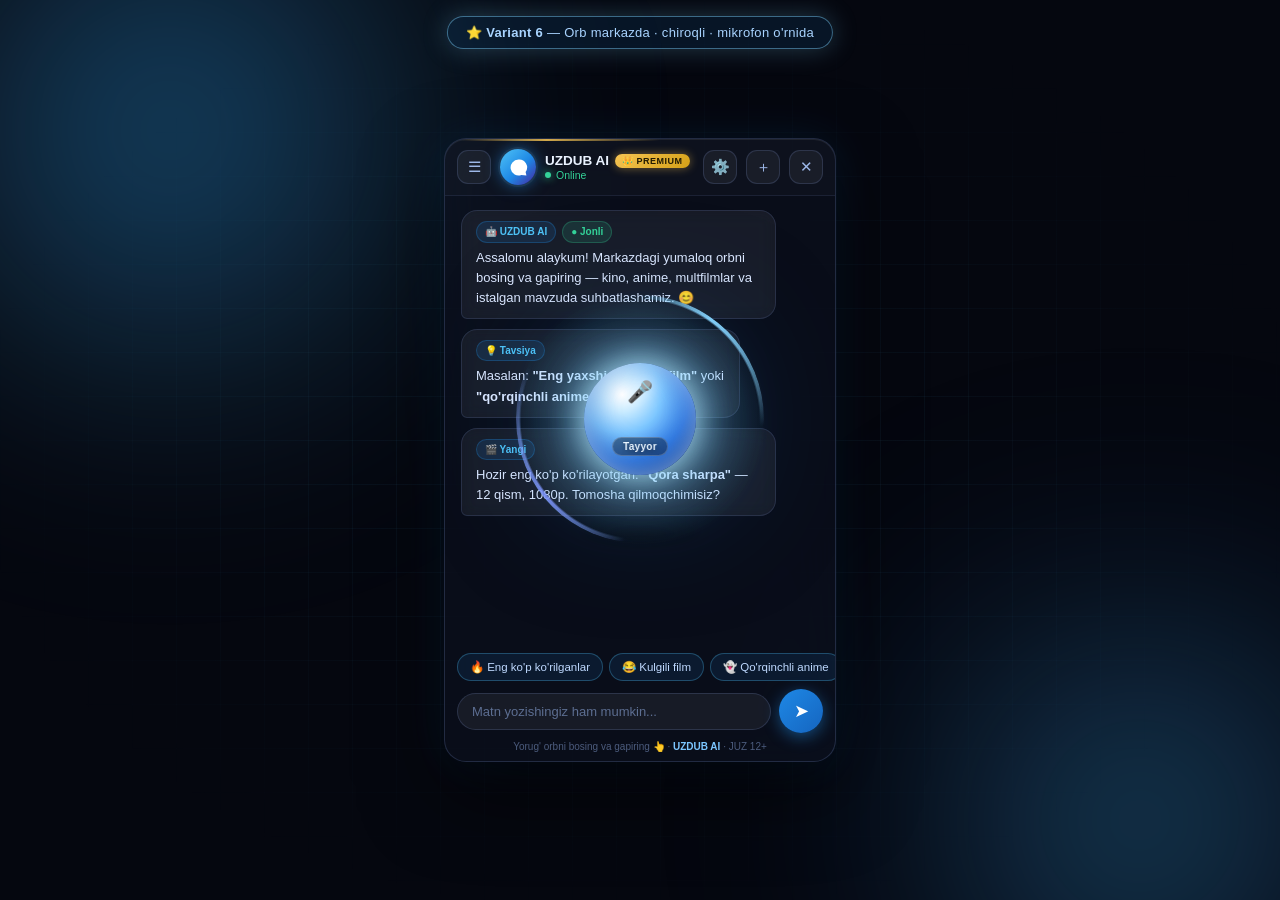
<file: design-mockups/v6-orb.html>
<!DOCTYPE html>
<html lang="uz">
<head>
<meta charset="UTF-8">
<meta name="viewport" content="width=device-width, initial-scale=1.0">
<title>Variant 6 — Orb markazda (chiroqli)</title>
<style>
  *{box-sizing:border-box;margin:0;padding:0;font-family:-apple-system,BlinkMacSystemFont,"Segoe UI",Roboto,sans-serif;}
  body{min-height:100vh;display:flex;align-items:center;justify-content:center;padding:28px;background:#05070f;overflow:hidden;}
  .bg{position:fixed;inset:0;pointer-events:none;z-index:0;}
  .bg::before{content:"";position:absolute;width:620px;height:620px;top:-180px;left:-140px;border-radius:50%;filter:blur(120px);background:radial-gradient(circle,rgba(33,150,243,.55),rgba(79,195,247,.18) 45%,transparent 70%);animation:driftA 15s ease-in-out infinite;}
  .bg::after{content:"";position:absolute;width:580px;height:580px;bottom:-210px;right:-150px;border-radius:50%;filter:blur(120px);background:radial-gradient(circle,rgba(79,195,247,.5),rgba(21,101,192,.16) 45%,transparent 70%);animation:driftB 18s ease-in-out infinite;}
  @keyframes driftA{0%,100%{transform:translate(0,0) scale(1)}50%{transform:translate(56px,40px) scale(1.15)}}
  @keyframes driftB{0%,100%{transform:translate(0,0) scale(1)}50%{transform:translate(-50px,-30px) scale(1.1)}}
  .grid{position:fixed;inset:0;pointer-events:none;z-index:0;background-image:linear-gradient(rgba(79,195,247,.05) 1px,transparent 1px),linear-gradient(90deg,rgba(79,195,247,.05) 1px,transparent 1px);background-size:44px 44px;-webkit-mask-image:radial-gradient(ellipse at center,black 25%,transparent 75%);mask-image:radial-gradient(ellipse at center,black 25%,transparent 75%);}
  .label{position:fixed;top:16px;left:50%;transform:translateX(-50%);color:#a9d4ff;background:rgba(33,150,243,.1);border:1px solid rgba(125,211,252,.45);box-shadow:0 0 26px rgba(125,211,252,.25);padding:8px 18px;border-radius:30px;font-size:13px;letter-spacing:.3px;z-index:9;}

  .panel{width:392px;height:624px;background:rgba(13,19,33,.62);-webkit-backdrop-filter:blur(24px);backdrop-filter:blur(24px);border:1px solid rgba(147,178,255,.18);border-radius:22px;box-shadow:0 30px 80px rgba(0,0,0,.6),0 0 46px rgba(33,150,243,.12),inset 0 1px 0 rgba(255,255,255,.08);overflow:hidden;display:flex;flex-direction:column;position:relative;z-index:1;animation:pop .55s cubic-bezier(.2,.8,.2,1);}
  @keyframes pop{from{opacity:0;transform:translateY(26px) scale(.96)}to{opacity:1;transform:none}}
  .panel::before{content:"";position:absolute;top:0;left:0;right:0;height:2px;background:linear-gradient(90deg,transparent 4%,rgba(246,196,83,.85) 26%,rgba(125,211,252,.0) 55%,transparent 96%);z-index:8;}

  /* ---------- Header ---------- */
  .hdr{display:flex;align-items:center;gap:9px;padding:10px 12px;background:rgba(255,255,255,.02);border-bottom:1px solid rgba(147,178,255,.1);flex-shrink:0;position:relative;z-index:7;}
  .ico{width:34px;height:34px;border-radius:11px;border:1px solid rgba(147,178,255,.16);background:rgba(255,255,255,.05);color:#9db8e8;cursor:pointer;font-size:15px;display:flex;align-items:center;justify-content:center;transition:.18s;flex:none;}
  .ico:hover{background:rgba(33,150,243,.16);color:#cfe2ff;box-shadow:0 0 14px rgba(33,150,243,.3);transform:scale(1.06);}
  .ico.act{background:rgba(33,150,243,.22);color:#fff;box-shadow:0 0 14px rgba(33,150,243,.35);}
  .ava{width:36px;height:36px;border-radius:50%;background:linear-gradient(135deg,#4fc3f7,#1e88e5 55%,#4527a0);display:flex;align-items:center;justify-content:center;box-shadow:0 0 16px rgba(33,150,243,.55),0 0 0 2px rgba(255,255,255,.06);flex:none;}
  .ava svg{width:19px;height:19px;fill:#fff;}
  .hinfo{flex:1;min-width:0;}
  .hinfo .nm{display:flex;align-items:center;gap:6px;}
  .hinfo b{color:#eaf2ff;font-size:13.5px;}
  .prem{font-size:9px;font-weight:800;letter-spacing:.5px;background:linear-gradient(135deg,#f6c453,#d4a017);color:#221a02;padding:2px 7px;border-radius:20px;box-shadow:0 0 10px rgba(246,196,83,.45);}
  .onl{color:#34d399;font-size:10.5px;display:flex;align-items:center;gap:5px;margin-top:1px;}
  .dot{width:6px;height:6px;border-radius:50%;background:#34d399;box-shadow:0 0 8px #34d399;display:inline-block;animation:p 2s infinite;}
  @keyframes p{50%{transform:scale(1.5);opacity:.55}}

  /* ---------- Chat (butun o'rta qism) ---------- */
  .log{flex:1;overflow-y:auto;padding:14px 16px;display:flex;flex-direction:column;gap:10px;min-height:0;scrollbar-width:thin;scrollbar-color:rgba(79,195,247,.3) transparent;position:relative;z-index:1;}
  .b{border-radius:16px;padding:10px 14px;font-size:13px;line-height:1.55;max-width:88%;}
  .b.bot{background:rgba(255,255,255,.055);border:1px solid rgba(147,178,255,.14);color:#dbe7ff;border-bottom-left-radius:6px;-webkit-backdrop-filter:blur(8px);backdrop-filter:blur(8px);}
  .b.bot .tt{display:flex;align-items:center;gap:6px;margin-bottom:5px;flex-wrap:wrap;}
  .b.bot .tt em{font-style:normal;font-size:10px;font-weight:700;color:#4fc3f7;background:rgba(33,150,243,.12);padding:2px 8px;border-radius:20px;border:1px solid rgba(33,150,243,.25);}

  /* ---------- Orb: markazning sal tepasida, chiroqli ---------- */
  .orbzone{position:absolute;top:45%;left:50%;transform:translate(-50%,-50%);width:230px;height:230px;display:flex;align-items:center;justify-content:center;pointer-events:none;z-index:5;}
  .gshadow{position:absolute;bottom:-14px;left:50%;transform:translateX(-50%);width:150px;height:26px;border-radius:50%;background:radial-gradient(ellipse,rgba(0,0,0,.5),transparent 70%);filter:blur(6px);}
  .aura{position:absolute;inset:-16px;border-radius:50%;background:radial-gradient(circle,rgba(125,211,252,.28) 0%,rgba(125,211,252,.1) 45%,transparent 70%);animation:auraB 3.4s ease-in-out infinite;}
  @keyframes auraB{0%,100%{transform:scale(1);opacity:.75}50%{transform:scale(1.14);opacity:1}}
  .energy{position:absolute;inset:-9px;border-radius:50%;background:conic-gradient(from 0deg, transparent 0%, rgba(140,214,255,.95) 10%, transparent 26%, transparent 52%, rgba(129,140,248,.85) 64%, transparent 82%);-webkit-mask:radial-gradient(farthest-side, transparent calc(100% - 5px), #000 calc(100% - 3px));mask:radial-gradient(farthest-side, transparent calc(100% - 5px), #000 calc(100% - 3px));animation:spin 3.2s linear infinite;filter:drop-shadow(0 0 6px rgba(125,211,252,.8));}
  @keyframes spin{to{transform:rotate(360deg)}}
  .orbWrap{position:relative;width:122px;height:122px;display:flex;align-items:center;justify-content:center;cursor:pointer;pointer-events:auto;}
  .orb{width:112px;height:112px;border-radius:50%;background:radial-gradient(circle at 34% 28%, #ffffff 0%, #c8eaff 16%, #7cc6ff 36%, #2f7ce8 62%, #0c2a6b 100%);box-shadow:0 0 34px rgba(180,232,255,.95),0 0 80px rgba(125,211,252,.7),0 0 150px rgba(33,150,243,.5),inset 0 0 26px rgba(255,255,255,.5),inset 0 -10px 30px rgba(0,60,160,.6);animation:br 3.4s ease-in-out infinite;position:relative;z-index:3;transition:box-shadow .3s, background .3s;}
  @keyframes br{0%,100%{transform:scale(1);filter:brightness(1)}50%{transform:scale(1.05);filter:brightness(1.14)}}
  .orbWrap:hover .orb{box-shadow:0 0 44px rgba(190,238,255,1),0 0 100px rgba(125,211,252,.85),0 0 180px rgba(33,150,243,.6),inset 0 0 26px rgba(255,255,255,.55),inset 0 -10px 30px rgba(0,60,160,.6);}
  .orbIcon{position:absolute;z-index:4;font-size:21px;top:22px;left:50%;transform:translateX(-50%);opacity:.95;filter:drop-shadow(0 0 8px rgba(255,255,255,.9));transition:all .25s;}
  .orbChip{position:absolute;z-index:4;bottom:24px;left:50%;transform:translateX(-50%);font-size:10px;font-weight:700;letter-spacing:.3px;color:#eaf6ff;text-shadow:0 1px 6px rgba(0,0,0,.6);background:rgba(5,10,20,.4);padding:3px 10px;border-radius:20px;backdrop-filter:blur(4px);border:1px solid rgba(255,255,255,.2);white-space:nowrap;transition:all .25s;}
  /* holatlar */
  .orbWrap.on .orb{background:radial-gradient(circle at 34% 28%, #ffe1e8 0%, #ffa9bd 28%, #f43f5e 55%, #5c0a20 100%);box-shadow:0 0 40px rgba(255,120,150,1),0 0 100px rgba(244,63,94,.8),0 0 170px rgba(244,63,94,.5),inset 0 0 26px rgba(255,255,255,.45),inset 0 -10px 30px rgba(120,10,40,.65);animation:br 1.1s ease-in-out infinite;}
  .orbWrap.think .orb{background:radial-gradient(circle at 34% 28%, #fff6d8 0%, #ffd98a 30%, #f59e0b 58%, #4a2c05 100%);box-shadow:0 0 38px rgba(255,210,120,1),0 0 90px rgba(245,158,11,.75),0 0 160px rgba(245,158,11,.45),inset 0 0 24px rgba(255,255,255,.4),inset 0 -10px 30px rgba(90,50,5,.6);animation:br 2s ease-in-out infinite;}
  .orbWrap.voice .orb{background:radial-gradient(circle at 34% 28%, #e6fff2 0%, #9df0cd 30%, #10b981 58%, #04523a 100%);box-shadow:0 0 38px rgba(160,255,215,1),0 0 90px rgba(52,211,153,.75),0 0 160px rgba(16,185,129,.45),inset 0 0 24px rgba(255,255,255,.4),inset 0 -10px 30px rgba(4,80,55,.6);animation:br 1.6s ease-in-out infinite;}
  .orbWrap.on .energy{background:conic-gradient(from 0deg, transparent 0%, rgba(255,150,180,.95) 12%, transparent 30%, transparent 55%, rgba(255,120,150,.9) 68%, transparent 85%);filter:drop-shadow(0 0 8px rgba(255,120,150,.9));}
  .orbWrap.think .energy{background:conic-gradient(from 0deg, transparent 0%, rgba(255,215,140,.95) 12%, transparent 32%, transparent 55%, rgba(255,190,90,.9) 68%, transparent 88%);filter:drop-shadow(0 0 8px rgba(255,190,90,.9));}
  .orbWrap.voice .energy{background:conic-gradient(from 0deg, transparent 0%, rgba(140,255,210,.95) 12%, transparent 32%, transparent 55%, rgba(80,240,170,.9) 68%, transparent 88%);filter:drop-shadow(0 0 8px rgba(140,255,210,.9));}

  /* ---------- Chips ---------- */
  .chiprow{display:flex;gap:6px;padding:4px 12px 2px;overflow-x:auto;flex-shrink:0;scrollbar-width:none;position:relative;z-index:6;}
  .chiprow::-webkit-scrollbar{display:none;}
  .chip{font-size:11.5px;padding:6px 12px;border-radius:20px;background:rgba(33,150,243,.1);border:1px solid rgba(79,195,247,.3);color:#bfd9ff;cursor:pointer;transition:.18s;white-space:nowrap;flex:none;}
  .chip:hover{background:rgba(33,150,243,.22);color:#fff;box-shadow:0 0 12px rgba(33,150,243,.3);transform:translateY(-1px);}
  .chip.gold{background:rgba(246,196,83,.1);border-color:rgba(246,196,83,.35);color:#ffe9ad;}
  .chip.gold:hover{background:rgba(246,196,83,.2);box-shadow:0 0 12px rgba(246,196,83,.3);}

  /* ---------- Interim ---------- */
  .interim{display:none;margin:5px 36px 0;padding:7px 16px;border-radius:20px;background:rgba(255,255,255,.08);border:1px solid rgba(147,178,255,.2);font-size:12.5px;color:#e3eeff;text-align:center;align-items:center;justify-content:center;gap:8px;flex-shrink:0;-webkit-backdrop-filter:blur(10px);backdrop-filter:blur(10px);box-shadow:0 8px 26px rgba(0,0,0,.35);position:relative;z-index:6;}
  .interim.show{display:flex;}
  .wave{display:inline-flex;gap:3px;align-items:flex-end;height:15px;}
  .wave i{width:3px;border-radius:3px;background:linear-gradient(180deg,#90caf9,#1e88e5);animation:wv 1s ease-in-out infinite;}
  .wave i:nth-child(2){animation-delay:.12s}.wave i:nth-child(3){animation-delay:.24s}.wave i:nth-child(4){animation-delay:.36s}.wave i:nth-child(5){animation-delay:.48s}
  @keyframes wv{0%,100%{height:5px}50%{height:15px}}

  /* ---------- Input ---------- */
  .inbar{display:flex;gap:8px;align-items:center;padding:6px 12px 8px;flex-shrink:0;position:relative;z-index:6;}
  .inbar input{flex:1;background:rgba(255,255,255,.06);border:1px solid rgba(147,178,255,.16);border-radius:22px;padding:10px 14px;color:#eaf2ff;font-size:13px;outline:none;min-width:0;}
  .inbar input::placeholder{color:#5d6f92;}
  .inbar input:focus{border-color:#4fc3f7;box-shadow:0 0 0 3px rgba(33,150,243,.14);}
  .vb{width:44px;height:44px;border-radius:50%;border:none;cursor:pointer;flex:none;display:flex;align-items:center;justify-content:center;transition:transform .12s, box-shadow .2s;font-size:18px;background:linear-gradient(135deg,#1e88e5,#1565c0);color:#fff;box-shadow:0 4px 16px rgba(33,150,243,.45);}
  .vb:hover{box-shadow:0 6px 22px rgba(33,150,243,.6);}
  .vb:active{transform:scale(.9);}
  .foot{text-align:center;padding:0 12px 9px;font-size:10px;color:#4c5c7d;flex-shrink:0;position:relative;z-index:6;}
  .foot b{color:#7cc6ff;}

  /* ---------- Sozlamalar popoveri ---------- */
  .gearpop{position:absolute;right:12px;top:52px;width:216px;background:rgba(13,19,33,.94);-webkit-backdrop-filter:blur(18px);backdrop-filter:blur(18px);border:1px solid rgba(147,178,255,.22);border-radius:16px;padding:12px;display:none;flex-direction:column;gap:10px;z-index:9;box-shadow:0 18px 44px rgba(0,0,0,.55);animation:gp .25s cubic-bezier(.2,.8,.2,1);}
  @keyframes gp{from{opacity:0;transform:translateY(-8px) scale(.97)}to{opacity:1;transform:none}}
  .gearpop.show{display:flex;}
  .gp-row{display:flex;align-items:center;justify-content:space-between;gap:8px;font-size:11.5px;color:#b9cdf2;}
  .gp-row select{background:#131c30;color:#e8eefc;border:1px solid #2a3852;border-radius:16px;padding:4px 8px;font-size:11px;outline:none;max-width:118px;}
  .gp-row select:focus{border-color:#4fc3f7;}
  .gp-row label{display:flex;align-items:center;gap:7px;cursor:pointer;}
  .gp-row label input{accent-color:#2196f3;}
  .gp-sep{height:1px;background:rgba(147,178,255,.12);}
  .gp-title{font-size:10px;font-weight:800;letter-spacing:.8px;color:#6e84ad;text-transform:uppercase;}
</style>
</head>
<body>
<div class="bg"></div><div class="grid"></div>
<div class="label">⭐ <b>Variant 6</b> — Orb markazda · chiroqli · mikrofon o'rnida</div>

<div class="panel" id="panel">
  <!-- Header -->
  <div class="hdr">
    <button class="ico" id="btnHist" title="Suhbatlar">☰</button>
    <div class="ava"><svg viewBox="0 0 24 24"><path d="M12 2a10 10 0 1 0 3.6 19.33L22 22l-1.03-4.24A10 10 0 0 0 12 2z"/></svg></div>
    <div class="hinfo">
      <div class="nm"><b>UZDUB AI</b><span class="prem">👑 PREMIUM</span></div>
      <span class="onl"><i class="dot"></i> Online</span>
    </div>
    <button class="ico" id="btnGear" title="Sozlamalar">⚙️</button>
    <button class="ico" id="btnNew" title="Yangi suhbat">＋</button>
    <button class="ico" id="btnClose" title="Yopish">✕</button>
  </div>

  <!-- Chat (butun o'rta qism — orb ortida scroll) -->
  <div class="log" id="log">
    <div class="b bot">
      <div class="tt"><em>🤖 UZDUB AI</em><em style="background:rgba(52,211,153,.12);border-color:rgba(52,211,153,.25);color:#34d399;">● Jonli</em></div>
      Assalomu alaykum! Markazdagi yumaloq orbni bosing va gapiring — kino, anime, multfilmlar va istalgan mavzuda suhbatlashamiz. 😊
    </div>
    <div class="b bot" style="max-width:78%;">
      <div class="tt"><em>💡 Tavsiya</em></div>
      Masalan: <b>"Eng yaxshi 5 jangari film"</b> yoki <b>"qo'rqinchli anime tavsiya qil"</b>
    </div>
    <div class="b bot">
      <div class="tt"><em>🎬 Yangi</em></div>
      Hozir eng ko'p ko'rilayotgan: <b>"Qora sharpa"</b> — 12 qism, 1080p. Tomosha qilmoqchimisiz?
    </div>
  </div>

  <!-- Orb: markazning sal tepasida, mikrofon vazifasini bajaradi -->
  <div class="orbzone">
    <div class="gshadow"></div>
    <div class="aura"></div>
    <div class="energy"></div>
    <div class="orbWrap" id="orbWrap">
      <div class="orb"></div>
      <div class="orbIcon" id="orbIcon">🎤</div>
      <div class="orbChip" id="orbChip">Tayyor</div>
    </div>
  </div>

  <!-- Chiplar -->
  <div class="chiprow">
    <span class="chip">🔥 Eng ko'p ko'rilganlar</span>
    <span class="chip">😂 Kulgili film</span>
    <span class="chip">👻 Qo'rqinchli anime</span>
    <span class="chip gold">👑 Premium tanlov</span>
  </div>

  <!-- Interim: faqat eshitganda -->
  <div class="interim" id="interim">
    <span class="wave" id="wave"><i></i><i></i><i></i><i></i><i></i></span>
    <span id="interimTxt">Eshitmoqda... gapiring</span>
  </div>

  <!-- Input: 🎤 o'rniga orb -->
  <div class="inbar">
    <input id="inp" placeholder="Matn yozishingiz ham mumkin...">
    <button class="vb" id="btnSend" title="Yuborish">➤</button>
  </div>
  <div class="foot">Yorug' orbni bosing va gapiring 👆 · <b>UZDUB AI</b> · JUZ 12+</div>

  <!-- Sozlamalar popoveri -->
  <div class="gearpop" id="gearPop">
    <div class="gp-title">Ovoz sozlamalari</div>
    <div class="gp-row"><span>🎤 Kirish tili</span><select><option>🇺🇿 O'zbekcha</option><option>🇷🇺 Ruscha</option></select></div>
    <div class="gp-row"><span>🗣 UZDUB ovozi</span><select><option>Madina (ayol)</option><option>Jasur (erkak)</option></select></div>
    <div class="gp-row"><span>🔊 Hajmi</span><select><option>O'rtacha</option><option>Baland</option></select></div>
    <div class="gp-sep"></div>
    <div class="gp-row"><label><input type="checkbox" checked> ⚡ Jonli rejim (har gapga javob)</label></div>
    <div class="gp-row"><label><input type="checkbox" checked> 🩺 Avtomatik ovozli javob</label></div>
  </div>
</div>

<script>
  var wrap = document.getElementById('orbWrap');
  var chip = document.getElementById('orbChip');
  var icon = document.getElementById('orbIcon');
  var interim = document.getElementById('interim');
  var gearBtn = document.getElementById('btnGear');
  var gearPop = document.getElementById('gearPop');
  var listening = false;

  var states = ['think','voice'];
  var labels = { live:'🎙️ Eshitmoqda', think:'✦ O\'ylayapman', voice:'🔊 Gapiraman' };
  var icons  = { live:'🎙️', think:'✦', voice:'🔊' };

  function setLive(on){
    listening = on;
    intermediate();
    if(on){
      wrap.classList.add('on');
      chip.textContent = labels.live;
      icon.textContent = icons.live;
    } else {
      wrap.classList.remove('on','think','voice');
      chip.textContent = 'Tayyor';
      icon.textContent = '🎤';
    }
  }
  function intermediate(){
    interim.classList.toggle('show', listening);
    if(listening) document.getElementById('interimTxt').textContent = 'Eshitmoqda... gapiring';
  }
  wrap.addEventListener('click', function(){ setLive(!listening); });

  var seq = 0;
  function demoState(){
    if(!listening) return;
    wrap.classList.remove('on');
    var s = states[seq % 2];
    seq++;
    wrap.classList.add(s);
    chip.textContent = labels[s];
    icon.textContent = icons[s];
    document.getElementById('interimTxt').textContent = s==='think' ? 'Javob tayyorlanmoqda...' : 'Javob aytilmoqda 🔊';
    setTimeout(demoState, 1700);
  }
  wrap.addEventListener('click', function(){ if(listening) setTimeout(demoState, 350); });

  gearBtn.addEventListener('click', function(){
    gearPop.classList.toggle('show');
    gearBtn.classList.toggle('act', gearPop.classList.contains('show'));
  });
  document.getElementById('btnClose').addEventListener('click', function(){ gearPop.classList.remove('show'); });
  document.addEventListener('click', function(e){
    if(!gearPop.classList.contains('show')) return;
    if(!gearPop.contains(e.target) && !gearBtn.contains(e.target)) gearPop.classList.remove('show');
  });
</script>
</body>
</html>
</file>
